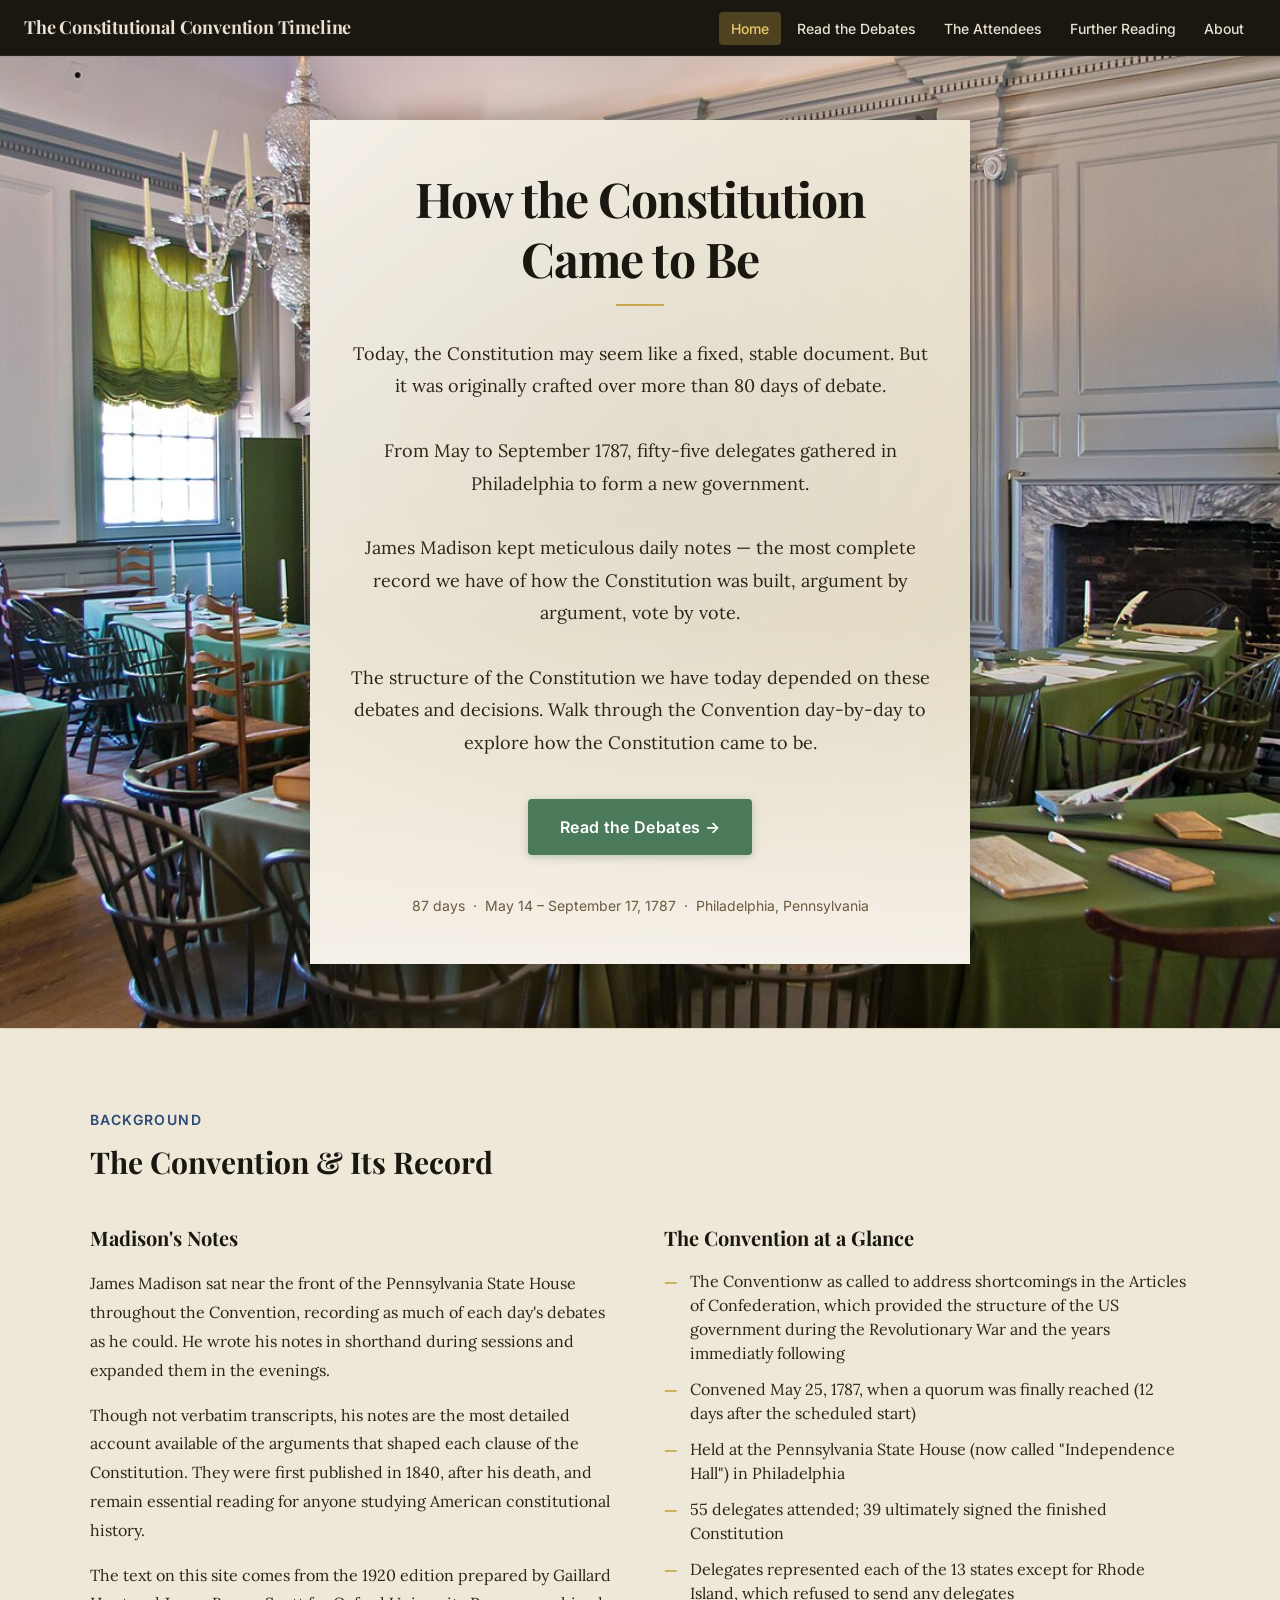
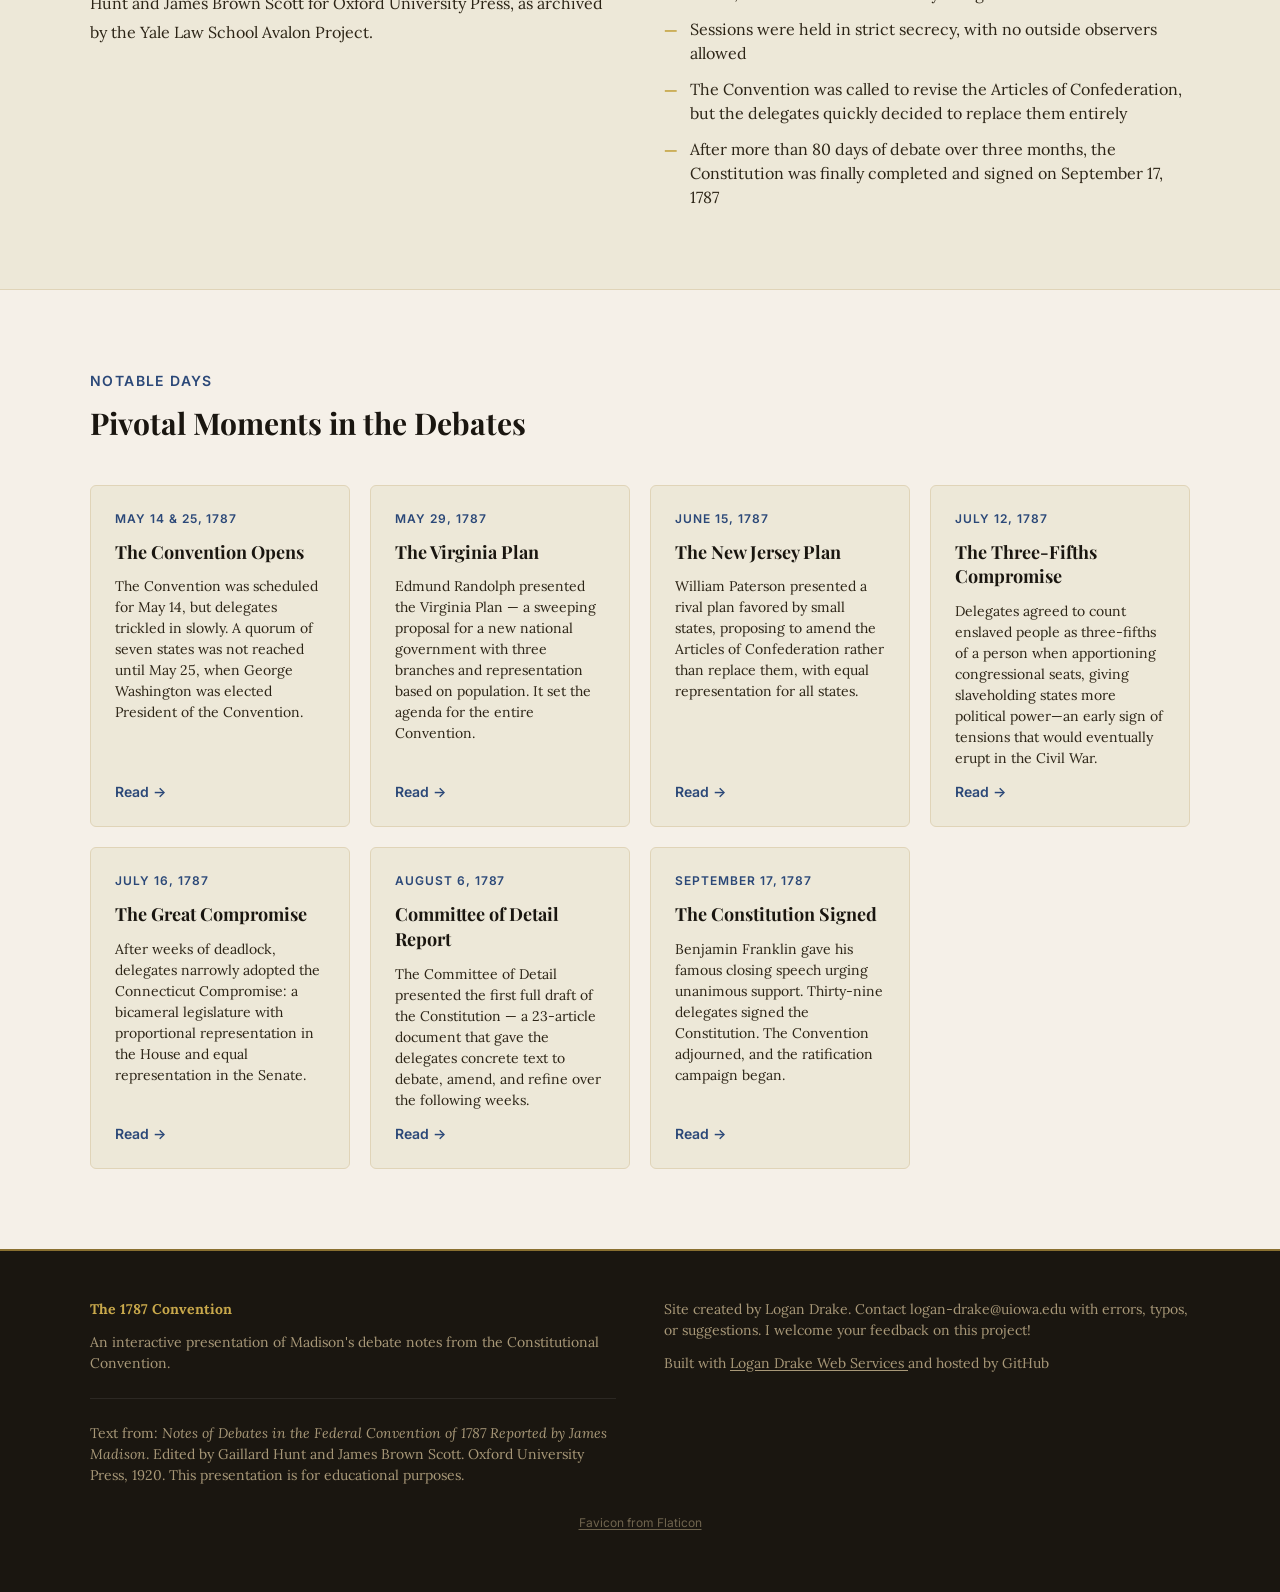
<file: index.html>
<!DOCTYPE html>
<html lang="en">
<head>
  <script defer src="https://cloud.umami.is/script.js" data-website-id="c4d91596-09d9-4b85-b2d1-0e23e44874e3"></script>
  <meta charset="UTF-8">
  <link rel="icon" type="image/png" href="images/favicon.png">
  <meta name="viewport" content="width=device-width, initial-scale=1.0">
  <title>The 1787 Constitutional Convention — Madison's Notes</title>
  <meta name="description" content="An interactive archive of James Madison's daily notes from the Constitutional Convention of 1787. Read the debates that shaped the United States Constitution.">
  <meta property="og:image" content="https://lbrown123.github.io/Constitution-Timeline/images/social-share.png">
  <meta property="og:image:type" content="image/png">
  <meta property="og:image:width" content="1024">
  <meta property="og:image:height" content="655">

  <link rel="preconnect" href="https://fonts.googleapis.com">
  <link rel="preconnect" href="https://fonts.gstatic.com" crossorigin>
  <link href="https://fonts.googleapis.com/css2?family=Playfair+Display:ital,wght@0,400;0,700;1,400&family=Lora:ital,wght@0,400;0,600;1,400&family=Inter:wght@400;500;600;700&display=swap" rel="stylesheet">
  <link rel="stylesheet" href="css/styles.css?v=2">
</head>
<body class="index-body">

  <!-- Navigation -->
  <nav class="site-nav" role="navigation" aria-label="Main navigation">
    <a href="index.html" class="site-nav__logo" aria-label="Home">
      <span class="logo-long">The Constitutional Convention Timeline</span>
    </a>
    <ul class="site-nav__links">
      <li><a href="index.html" class="active">Home</a></li>
      <li><a href="debates.html">Read the Debates</a></li>
      <li><a href="attendees.html">The Attendees</a></li>
      <li><a href="books.html">Further Reading</a></li>
      <li><a href="#about">About</a></li>
    </ul>
    <button class="site-nav__toggle" aria-label="Toggle navigation" aria-expanded="false">
      <span></span><span></span><span></span>
    </button>
  </nav>

  <!-- Hero -->
  <section class="hero" aria-labelledby="hero-title">
    <div class="hero__inner">
      <!--<p class="hero__eyebrow"></p> -->
      <h1 class="hero__title" id="hero-title">How the Constitution</br>Came to Be</h1>
      <div class="hero__divider" aria-hidden="true"></div>
      <p class="hero__description">
        Today, the Constitution may seem like a fixed, stable document. But it was originally crafted over more than 80 days of debate. </br></br>
        From May to September 1787, fifty-five delegates gathered in Philadelphia to form a new government.</br></br>
        James Madison kept meticulous daily notes — the most complete record we have of how the Constitution was built,
        argument by argument, vote by vote.</br></br>
        The structure of the Constitution we have today depended on these debates and decisions. Walk through the Convention day-by-day to explore how the Constitution came to be. 
      </p>
      <div class="hero__actions">
        <a href="debates.html" class="btn-primary">Read the Debates &rarr;</a>
      </div>
      <p class="hero__meta">87 days &nbsp;·&nbsp; May 14 – September 17, 1787 &nbsp;·&nbsp; Philadelphia, Pennsylvania</p>
    </div>
  </section>

  <!-- About -->
  <section class="about-section" id="about" aria-labelledby="about-title">
    <div class="section-container">
      <p class="section-eyebrow">Background</p>
      <h2 class="section-title" id="about-title">The Convention &amp; Its Record</h2>
      <div class="about-grid">
        <div class="about-card">
          <h3>Madison's Notes</h3>
          <p>
            James Madison sat near the front of the Pennsylvania State House throughout the Convention,
            recording as much of each day's debates as he could. He wrote his notes in shorthand during
            sessions and expanded them in the evenings.
          </p>
          <p>
            Though not verbatim transcripts, his notes are the most detailed account available of the
            arguments that shaped each clause of the Constitution. They were first published in 1840,
            after his death, and remain essential reading for anyone studying American constitutional history.
          </p>
          <p>
            The text on this site comes from the 1920 edition prepared by Gaillard Hunt and James Brown Scott
            for Oxford University Press, as archived by the Yale Law School Avalon Project.
          </p>
        </div>
        <div class="about-card">
          <h3>The Convention at a Glance</h3>
          <ul class="facts-list">
            <li>The Conventionw as called to address shortcomings in the Articles of Confederation, which provided the structure of the US government during the Revolutionary War and the years immediatly following</li>
            <li>Convened May 25, 1787, when a quorum was finally reached (12 days after the scheduled start)</li>
            <li>Held at the Pennsylvania State House (now called "Independence Hall") in Philadelphia</li>
            <li>55 delegates attended; 39 ultimately signed the finished Constitution</li>
            <li>Delegates represented each of the 13 states except for Rhode Island, which refused to send any delegates</li>
            <li>Sessions were held in strict secrecy, with no outside observers allowed</li>
            <li>The Convention was called to revise the Articles of Confederation, but the delegates quickly decided to replace them entirely</li>
            <li>After more than 80 days of debate over three months, the Constitution was finally completed and signed on September 17, 1787</li>
          </ul>
        </div>
      </div>
    </div>
  </section>

  <!-- Key Moments -->
  <section class="moments-section" aria-labelledby="moments-title">
    <div class="section-container">
      <p class="section-eyebrow">Notable Days</p>
      <h2 class="section-title" id="moments-title">Pivotal Moments in the Debates</h2>
      <div class="moments-grid">

        <a href="debates.html#debates_514525" class="moment-card">
          <span class="moment-card__date">May 14 &amp; 25, 1787</span>
          <h3 class="moment-card__title">The Convention Opens</h3>
          <p class="moment-card__desc">
            The Convention was scheduled for May 14, but delegates trickled in slowly.
            A quorum of seven states was not reached until May 25, when George Washington was elected President of the Convention.
          </p>
          <span class="moment-card__link">Read &rarr;</span>
        </a>

        <a href="debates.html#debates_529" class="moment-card">
          <span class="moment-card__date">May 29, 1787</span>
          <h3 class="moment-card__title">The Virginia Plan</h3>
          <p class="moment-card__desc">
            Edmund Randolph presented the Virginia Plan — a sweeping proposal for a new national government with three branches
            and representation based on population. It set the agenda for the entire Convention.
          </p>
          <span class="moment-card__link">Read &rarr;</span>
        </a>

        <a href="debates.html#debates_615" class="moment-card">
          <span class="moment-card__date">June 15, 1787</span>
          <h3 class="moment-card__title">The New Jersey Plan</h3>
          <p class="moment-card__desc">
            William Paterson presented a rival plan favored by small states, proposing to amend the Articles of Confederation
            rather than replace them, with equal representation for all states.
          </p>
          <span class="moment-card__link">Read &rarr;</span>
        </a>

        <a href="debates.html#debates_712" class="moment-card">
          <span class="moment-card__date">July 12, 1787</span>
          <h3 class="moment-card__title">The Three-Fifths Compromise</h3>
          <p class="moment-card__desc">
            Delegates agreed to count enslaved people as three-fifths of a person when apportioning
            congressional seats, giving slaveholding states more political
            power&mdash;an early sign of tensions that would eventually erupt
            in the Civil War.
          </p>
          <span class="moment-card__link">Read &rarr;</span>
        </a>

        <a href="debates.html#debates_716" class="moment-card">
          <span class="moment-card__date">July 16, 1787</span>
          <h3 class="moment-card__title">The Great Compromise</h3>
          <p class="moment-card__desc">
            After weeks of deadlock, delegates narrowly adopted the Connecticut Compromise: a bicameral legislature
            with proportional representation in the House and equal representation in the Senate.
          </p>
          <span class="moment-card__link">Read &rarr;</span>
        </a>

        <a href="debates.html#debates_806" class="moment-card">
          <span class="moment-card__date">August 6, 1787</span>
          <h3 class="moment-card__title">Committee of Detail Report</h3>
          <p class="moment-card__desc">
            The Committee of Detail presented the first full draft of the Constitution — a 23-article document
            that gave the delegates concrete text to debate, amend, and refine over the following weeks.
          </p>
          <span class="moment-card__link">Read &rarr;</span>
        </a>

        <a href="debates.html#debates_917" class="moment-card">
          <span class="moment-card__date">September 17, 1787</span>
          <h3 class="moment-card__title">The Constitution Signed</h3>
          <p class="moment-card__desc">
            Benjamin Franklin gave his famous closing speech urging unanimous support. Thirty-nine delegates signed
            the Constitution. The Convention adjourned, and the ratification campaign began.
          </p>
          <span class="moment-card__link">Read &rarr;</span>
        </a>

      </div>
    </div>
  </section>

  <!-- Footer -->
  <footer class="site-footer">
    <div class="site-footer__inner">
      <div>
        <p class="site-footer__brand">The 1787 Convention</p>
        <p>An interactive presentation of Madison's debate notes from the Constitutional Convention.</p>
        <p class="site-footer__attribution">
          Text from: <em>Notes of Debates in the Federal Convention of 1787 Reported by James Madison</em>.
          Edited by Gaillard Hunt and James Brown Scott. Oxford University Press, 1920.
          This presentation is for educational purposes.
        </p>
      </div>
      <div>
         <p>Site created by Logan Drake. Contact logan-drake@uiowa.edu with errors, typos, or suggestions. I welcome your feedback on this project!</p>
         <p>Built with <a href="https://logandrake.website" target="_blank"> Logan Drake Web Services </a> and hosted by GitHub</p>
        <!-- <p style="font-family: var(--font-display); font-style: italic; font-size: var(--text-lg); color: var(--color-text-on-dark); margin-bottom: var(--space-4); line-height: var(--leading-prose);">
          "The business of this convention is, as yet, too much in embryo to form any opinion of the result." CANT FIND THIS QUOTE
        </p>
        <p style="font-family: var(--font-ui); font-size: var(--text-sm);">— George Washington, letter to Alexander Hamilton, July 10, 1787</p>-->
      </div>
    </div>
    <p style="font-family:var(--font-ui);font-size:var(--text-xs);text-align:center;margin-top:var(--space-4);opacity:0.6;"><a href="https://www.flaticon.com/free-icons/constitution" target="_blank" rel="noopener" style="color:inherit;">Favicon from Flaticon</a></p>
  </footer>

  <script src="js/main.js"></script>
</body>
</html>
</file>
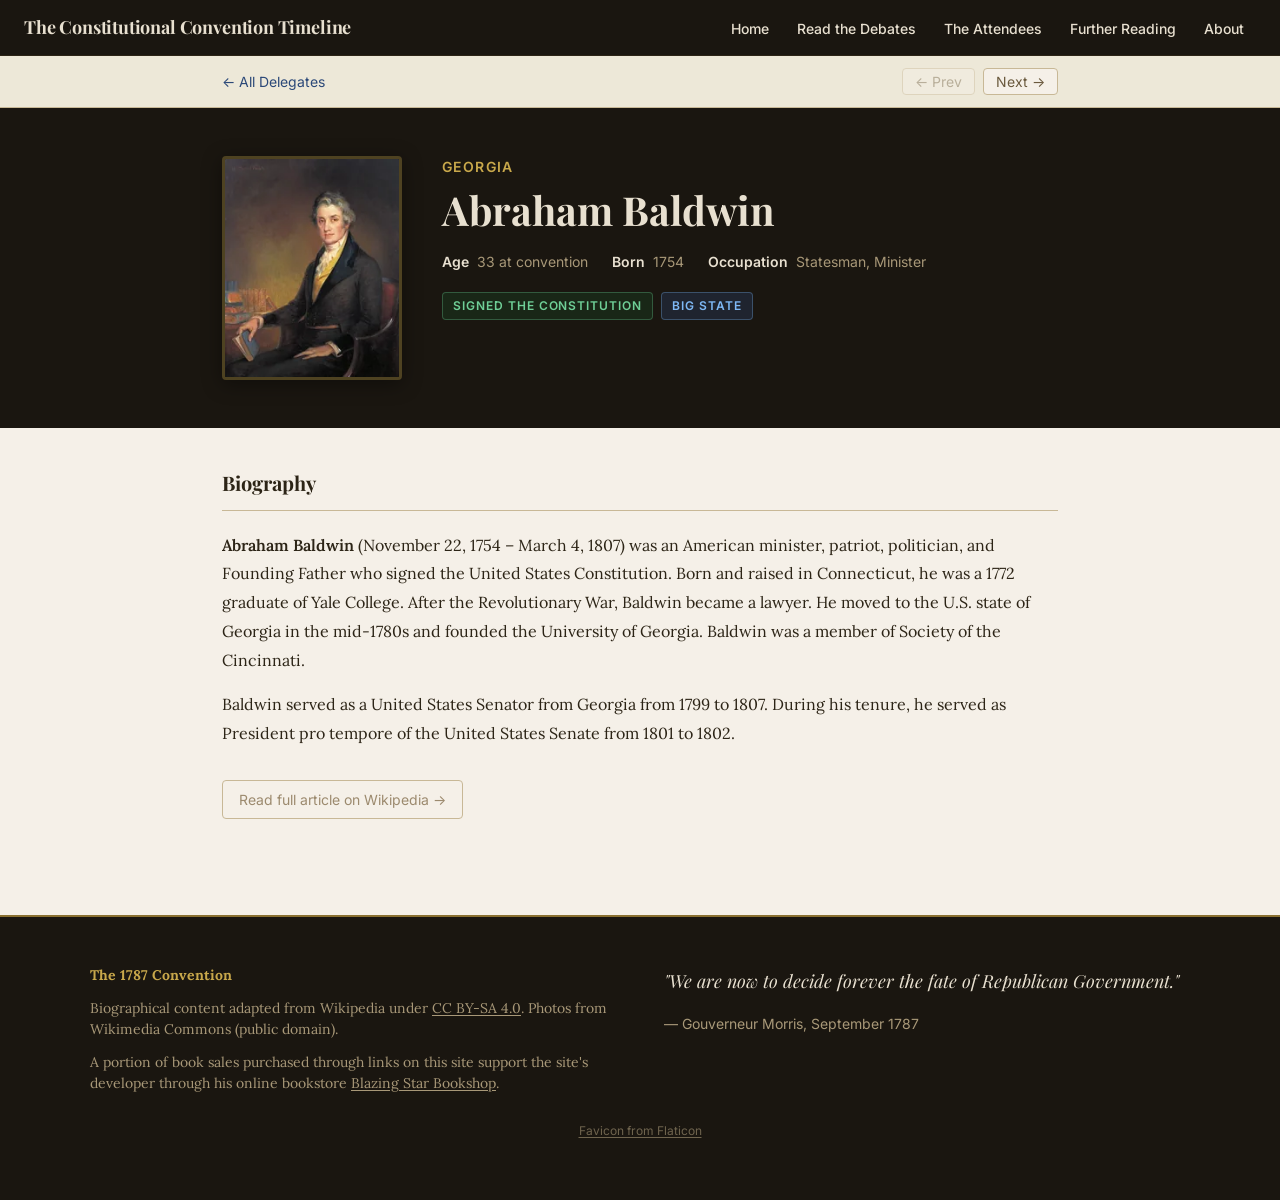
<file: attendee.html>
<!DOCTYPE html>
<html lang="en">
<head>
  <script defer src="https://cloud.umami.is/script.js" data-website-id="c4d91596-09d9-4b85-b2d1-0e23e44874e3"></script>
  <meta charset="UTF-8">
  <link rel="icon" type="image/png" href="images/favicon.png">
  <meta name="viewport" content="width=device-width, initial-scale=1.0">
  <title>Delegate — 1787 Constitutional Convention</title>
  <meta name="description" content="Biography of a delegate to the 1787 Constitutional Convention.">
  <meta property="og:image" content="https://lbrown123.github.io/Constitution-Timeline/images/social-share.png">
  <meta property="og:image:type" content="image/png">
  <meta property="og:image:width" content="1024">
  <meta property="og:image:height" content="655">

  <link rel="preconnect" href="https://fonts.googleapis.com">
  <link rel="preconnect" href="https://fonts.gstatic.com" crossorigin>
  <link href="https://fonts.googleapis.com/css2?family=Playfair+Display:ital,wght@0,400;0,700;1,400&family=Lora:ital,wght@0,400;0,600;1,400&family=Inter:wght@400;500;600;700&display=swap" rel="stylesheet">
  <link rel="stylesheet" href="css/styles.css?v=2">
</head>
<body class="attendee-profile-page">

  <!-- Navigation -->
  <nav class="site-nav" role="navigation" aria-label="Main navigation">
    <a href="index.html" class="site-nav__logo" aria-label="Home">
      <span class="logo-long">The Constitutional Convention Timeline</span>
    </a>
    <ul class="site-nav__links">
      <li><a href="index.html">Home</a></li>
      <li><a href="debates.html">Read the Debates</a></li>
      <li><a href="attendees.html" class="active">The Attendees</a></li>
      <li><a href="books.html">Further Reading</a></li>
      <li><a href="index.html#about">About</a></li>
    </ul>
    <button class="site-nav__toggle" aria-label="Toggle navigation" aria-expanded="false">
      <span></span><span></span><span></span>
    </button>
  </nav>

  <!-- Back nav + prev/next -->
  <div class="profile-back-nav">
    <div class="profile-back-nav__inner">
      <a href="attendees.html" class="profile-back-link">&larr; All Delegates</a>
      <div class="profile-nav-btns">
        <button class="profile-nav-btn" id="btn-prev" disabled>&larr; Prev</button>
        <button class="profile-nav-btn" id="btn-next" disabled>Next &rarr;</button>
      </div>
    </div>
  </div>

  <!-- Profile header (populated by JS) -->
  <header class="profile-header" id="profile-header" aria-labelledby="profile-name">
    <div class="profile-header__inner">
      <!-- Skeleton while loading -->
      <div class="profile-skeleton" style="width:100%;display:flex;gap:2.5rem;align-items:flex-start;">
        <div class="skeleton-block" style="width:180px;height:225px;flex-shrink:0;border-radius:4px;"></div>
        <div style="flex:1;">
          <div class="skeleton-block" style="height:1rem;width:6rem;margin-bottom:1rem;"></div>
          <div class="skeleton-block" style="height:2.5rem;width:70%;margin-bottom:1.5rem;"></div>
          <div class="skeleton-block" style="height:1rem;width:90%;margin-bottom:0.75rem;"></div>
          <div class="skeleton-block" style="height:1rem;width:60%;"></div>
        </div>
      </div>
    </div>
  </header>

  <!-- Profile content (populated by JS) -->
  <main class="profile-content" id="profile-content" aria-live="polite">
    <!-- Populated by JS -->
  </main>

  <!-- Footer -->
  <footer class="site-footer">
    <div class="site-footer__inner">
      <div>
        <p class="site-footer__brand">The 1787 Convention</p>
        <p>Biographical content adapted from Wikipedia under <a href="https://creativecommons.org/licenses/by-sa/4.0/" target="_blank" rel="noopener">CC BY-SA 4.0</a>. Photos from Wikimedia Commons (public domain).</p>
        <p style="margin-top:var(--space-3);">A portion of book sales purchased through links on this site support the site's developer through his online bookstore <a href="https://bookshop.org/shop/Blazingstar" target="_blank" rel="noopener">Blazing Star Bookshop</a>.</p>
      </div>
      <div>
        <p style="font-family:var(--font-display);font-style:italic;font-size:var(--text-lg);color:var(--color-text-on-dark);margin-bottom:var(--space-4);line-height:var(--leading-prose);">
          "We are now to decide forever the fate of Republican Government."
        </p>
        <p style="font-family:var(--font-ui);font-size:var(--text-sm);">— Gouverneur Morris, September 1787</p>
      </div>
    </div>
    <p style="font-family:var(--font-ui);font-size:var(--text-xs);text-align:center;margin-top:var(--space-4);opacity:0.6;"><a href="https://www.flaticon.com/free-icons/constitution" target="_blank" rel="noopener" style="color:inherit;">Favicon from Flaticon</a></p>
  </footer>

  <script src="data/data-bundle.js?v=b07101c3"></script>
  <script src="js/main.js"></script>
  <script src="js/books.js"></script>
  <script>
  (function () {
    'use strict';

    // -------------------------------------------------------
    // Delegate ordering (alphabetical by last name)
    // -------------------------------------------------------
    const DELEGATE_ORDER = [
      'abraham_baldwin','alexander_hamilton','alexander_martin',
      'benjamin_franklin','caleb_strong','charles_cotesworth_pinckney',
      'charles_pinckney','daniel_carroll','daniel_of_st_thomas_jenifer',
      'david_brearly','edmund_j_randolph','elbridge_gerry',
      'george_clymer','george_mason','george_read','george_washington',
      'george_wythe','gouverneur_morris','gunning_bedford',
      'hugh_williamson','jacob_broom','jared_ingersoll',
      'james_madison','james_mcclurg','james_mchenry','james_wilson',
      'john_blair','john_dickinson','john_f_mercer','john_langdon',
      'john_lansing','john_rutledge','jonathan_dayton','luther_martin',
      'nathaniel_gorham','nicholas_gilman','oliver_ellsworth',
      'pierce_butler','richard_bassett','richard_dobbs_spaight',
      'robert_morris','robert_yates','roger_sherman','rufus_king',
      'thomas_fitzsimons','thomas_mifflin','william_blount',
      'william_c_houston','william_few','william_houston',
      'william_l_pierce','william_livingston','william_paterson',
      'william_r_davie','william_samuel_johnson',
    ];

    let attendeeIndex = {};   // id → card metadata
    let orderedIds    = [];   // ordered list of IDs that actually exist
    let currentId     = null;

    // -------------------------------------------------------
    // Data loading
    // -------------------------------------------------------
    async function loadManifest() {
      if (window.__ATTENDEES_MANIFEST__ && window.__ATTENDEES_MANIFEST__.length) {
        return window.__ATTENDEES_MANIFEST__;
      }
      const resp = await fetch('data/attendees/attendees.json');
      if (!resp.ok) throw new Error('Could not load attendees.json');
      return resp.json();
    }

    async function loadProfile(id) {
      if (window.__ATTENDEES_DATA__ && window.__ATTENDEES_DATA__[id]) {
        return window.__ATTENDEES_DATA__[id];
      }
      const resp = await fetch(`data/attendees/attendee_${id}.json`);
      if (!resp.ok) throw new Error(`Could not load profile for ${id}`);
      return resp.json();
    }

    // -------------------------------------------------------
    // Render
    // -------------------------------------------------------
    function renderHeader(data) {
      const stateSizeLabel = data.stateSize === 'big' ? 'Big State' : 'Small State';
      const stateSizeBadge = data.stateSize === 'big'
        ? 'profile-badge--big-state' : 'profile-badge--small-state';
      const signedLabel    = data.signedConstitution ? 'Signed the Constitution' : 'Did not sign';
      const signedBadge    = data.signedConstitution
        ? 'profile-badge--signed' : 'profile-badge--unsigned';

      const photoSrc   = data.photoCard || 'images/attendees/placeholder.webp';
      const ageStr     = data.ageAtConvention ? `Age ${data.ageAtConvention} at convention` : '';
      const birthStr   = data.birthYear ? `b. ${data.birthYear}` : '';

      document.getElementById('profile-header').innerHTML = `
        <div class="profile-header__inner">
          <img class="profile-header__photo"
               src="${photoSrc}"
               alt="Portrait of ${data.name}"
               width="180"
               loading="eager">
          <div class="profile-header__info">
            <p class="profile-header__state-eyebrow">${data.state}</p>
            <h1 class="profile-header__name" id="profile-name">${data.name}</h1>
            <div class="profile-header__meta">
              ${ageStr ? `<span class="profile-meta-item"><span class="profile-meta-item__label">Age</span>${ageStr.replace('Age ','')}</span>` : ''}
              ${birthStr ? `<span class="profile-meta-item"><span class="profile-meta-item__label">Born</span>${birthStr.replace('b. ','')}</span>` : ''}
              ${data.occupationCategory ? `<span class="profile-meta-item"><span class="profile-meta-item__label">Occupation</span>${data.occupationRaw || data.occupationCategory}</span>` : ''}
            </div>
            <div style="display:flex;gap:0.5rem;flex-wrap:wrap;">
              <span class="profile-badge ${signedBadge}">${signedLabel}</span>
              <span class="profile-badge ${stateSizeBadge}">${stateSizeLabel}</span>
            </div>
          </div>
        </div>`;

      // Update page title
      document.title = `${data.name} — 1787 Constitutional Convention`;
    }

    async function renderContent(data) {
      const main = document.getElementById('profile-content');
      let html = '';

      // Biography section
      if (data.introHtml) {
        html += `
          <section class="profile-section">
            <h2 class="profile-section-title">Biography</h2>
            <div class="profile-text">${data.introHtml}</div>
          </section>`;
      }

      // Convention section
      if (data.conventionHtml) {
        html += `
          <section class="profile-section">
            <h2 class="profile-section-title">At the Constitutional Convention</h2>
            <div class="profile-text">${data.conventionHtml}</div>
          </section>`;
      }

      // Fallback if no content
      if (!data.introHtml && !data.conventionHtml) {
        html = `<p class="profile-text" style="color:var(--color-text-muted);padding:var(--space-8) 0;">
          Detailed biographical information is not available for this delegate.</p>`;
      }

      // Wikipedia link (before Further Reading)
      if (data.wikiUrl) {
        html += `<a class="profile-wiki-link" href="${data.wikiUrl}" target="_blank" rel="noopener">Read full article on Wikipedia &rarr;</a>`;
      }

      main.innerHTML = html;

      // Further Reading section (conditionally appended via DOM)
      if (typeof renderBooksForDelegate === 'function') {
        await renderBooksForDelegate(data.id, main);
      }
    }

    function updateNavButtons(id) {
      const idx  = orderedIds.indexOf(id);
      const prev = document.getElementById('btn-prev');
      const next = document.getElementById('btn-next');

      if (idx > 0) {
        prev.disabled = false;
        prev.onclick  = () => navigate(orderedIds[idx - 1]);
      } else {
        prev.disabled = true;
        prev.onclick  = null;
      }

      if (idx < orderedIds.length - 1) {
        next.disabled = false;
        next.onclick  = () => navigate(orderedIds[idx + 1]);
      } else {
        next.disabled = true;
        next.onclick  = null;
      }
    }

    // -------------------------------------------------------
    // Navigation
    // -------------------------------------------------------
    function getHashId() {
      const hash = location.hash.replace('#', '').trim();
      return hash || null;
    }

    function navigate(id) {
      history.pushState(null, '', `#${id}`);
      loadAndRender(id);
      window.scrollTo({ top: 0, behavior: 'smooth' });
    }

    async function loadAndRender(id) {
      if (!id || !attendeeIndex[id]) {
        // Unknown ID — show error
        document.getElementById('profile-header').innerHTML = `
          <div class="profile-header__inner">
            <div>
              <p class="profile-header__state-eyebrow">Error</p>
              <h1 class="profile-header__name" id="profile-name">Delegate not found</h1>
            </div>
          </div>`;
        document.getElementById('profile-content').innerHTML =
          `<div class="error-message"><strong>Unknown delegate ID: "${id}"</strong><br>
           <a href="attendees.html">Return to all delegates &rarr;</a></div>`;
        return;
      }

      currentId = id;
      updateNavButtons(id);

      try {
        const data = await loadProfile(id);
        renderHeader(data);
        renderContent(data);
      } catch (err) {
        document.getElementById('profile-content').innerHTML =
          `<div class="error-message"><strong>Could not load profile.</strong> ${err.message}</div>`;
      }
    }

    // -------------------------------------------------------
    // Init
    // -------------------------------------------------------
    async function init() {
      try {
        const manifest = await loadManifest();

        // Build index
        for (const a of manifest) {
          attendeeIndex[a.id] = a;
        }

        // Build ordered list: use DELEGATE_ORDER as a base, fall back to manifest order
        const manifestIds = manifest.map(a => a.id);
        const seen = new Set();
        for (const id of DELEGATE_ORDER) {
          if (attendeeIndex[id]) {
            orderedIds.push(id);
            seen.add(id);
          }
        }
        // Append any IDs in manifest but not in DELEGATE_ORDER
        for (const id of manifestIds) {
          if (!seen.has(id)) orderedIds.push(id);
        }

        // Load delegate from hash, or default to first
        const hashId = getHashId();
        const startId = (hashId && attendeeIndex[hashId]) ? hashId : orderedIds[0];
        await loadAndRender(startId);

      } catch (err) {
        document.getElementById('profile-header').innerHTML = '';
        document.getElementById('profile-content').innerHTML =
          `<div class="error-message"><strong>Could not load delegate data.</strong> ${err.message}</div>`;
      }
    }

    window.addEventListener('popstate', () => {
      const id = getHashId();
      if (id && attendeeIndex[id]) loadAndRender(id);
    });

    document.addEventListener('DOMContentLoaded', init);
  })();
  </script>
</body>
</html>
</file>
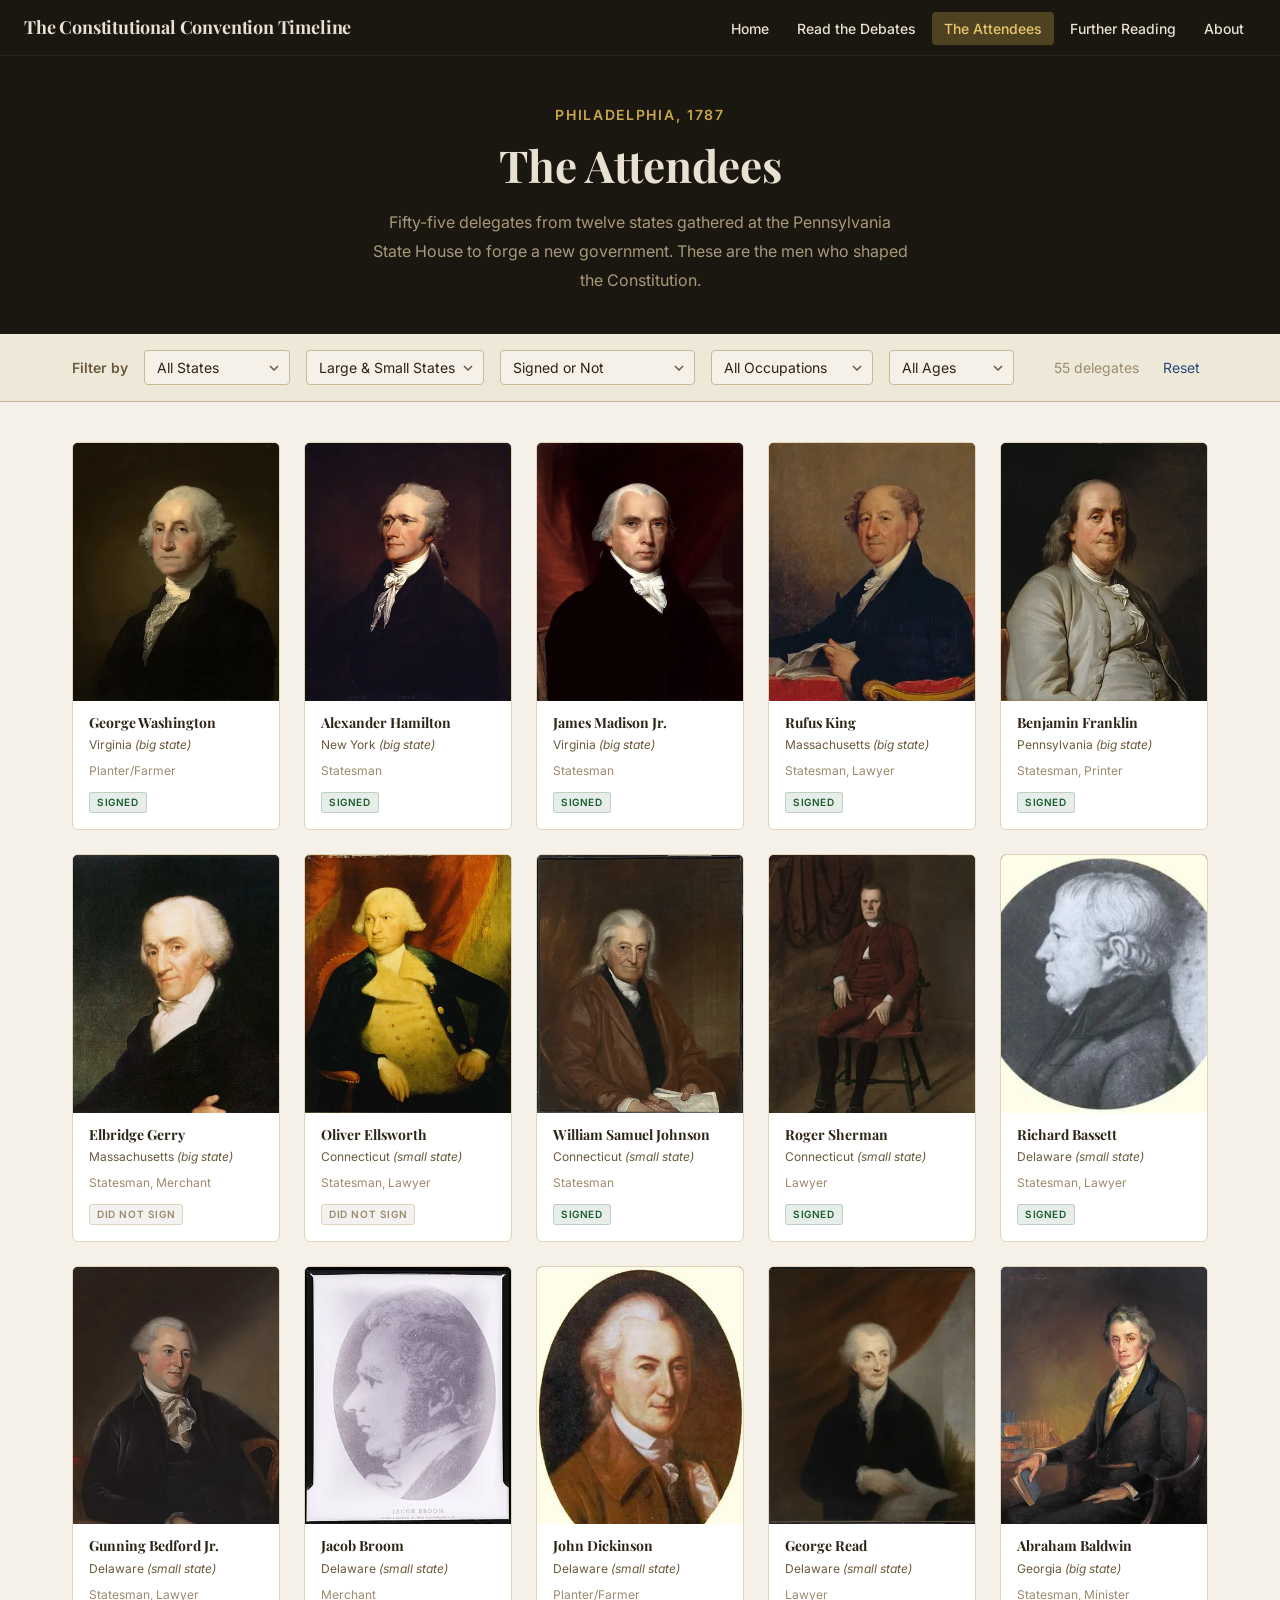
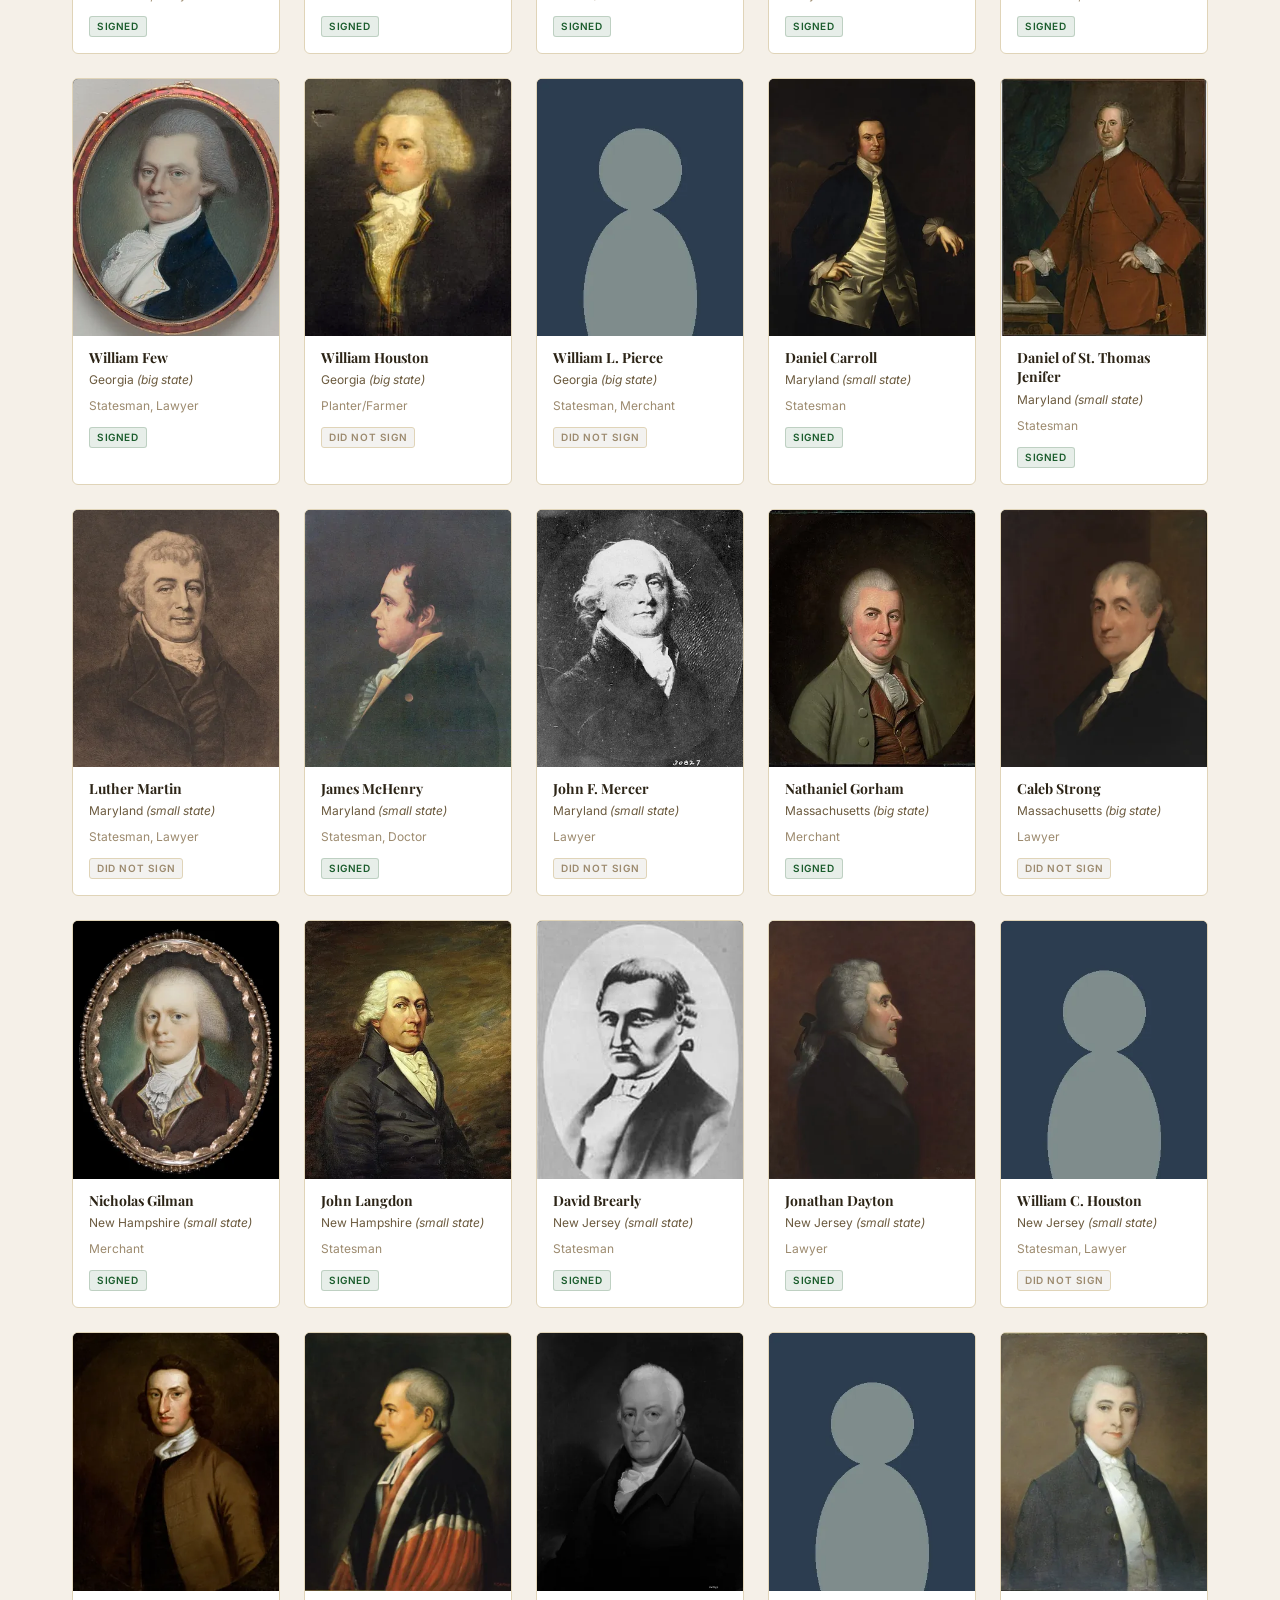
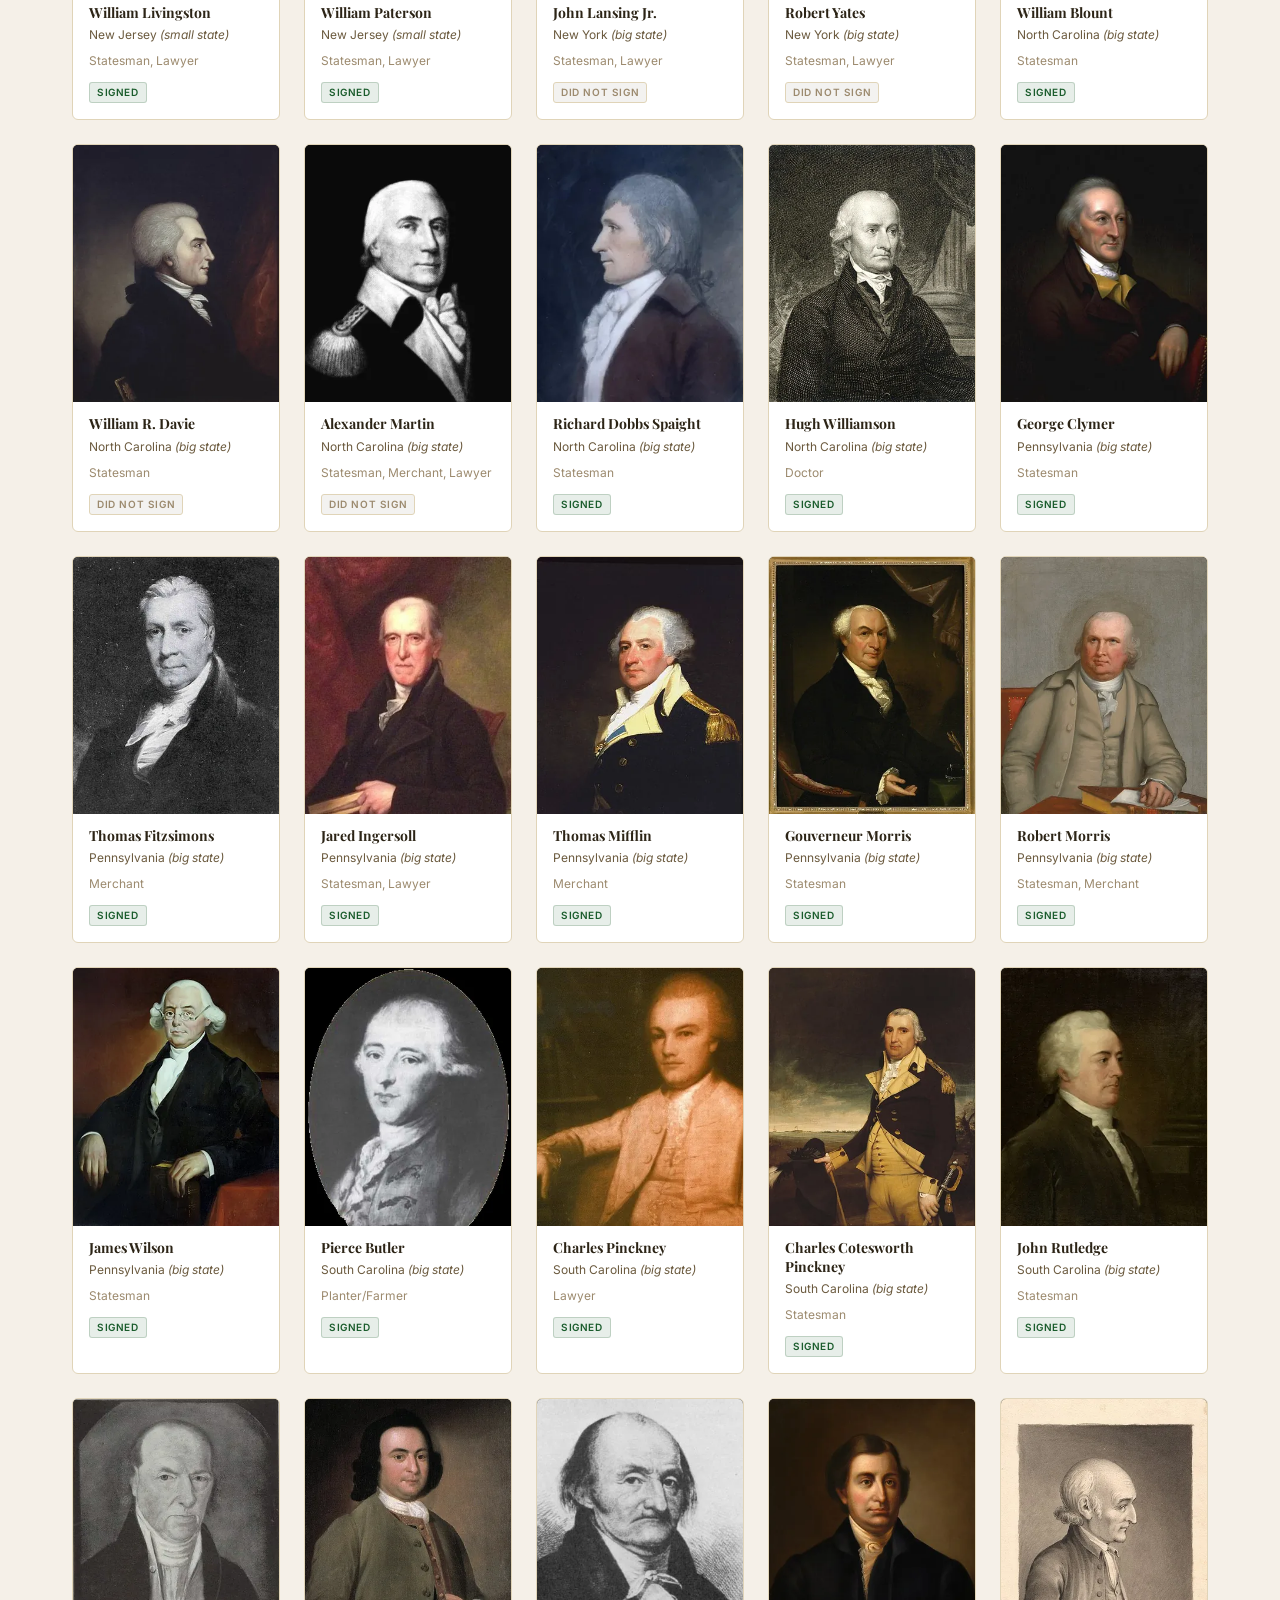
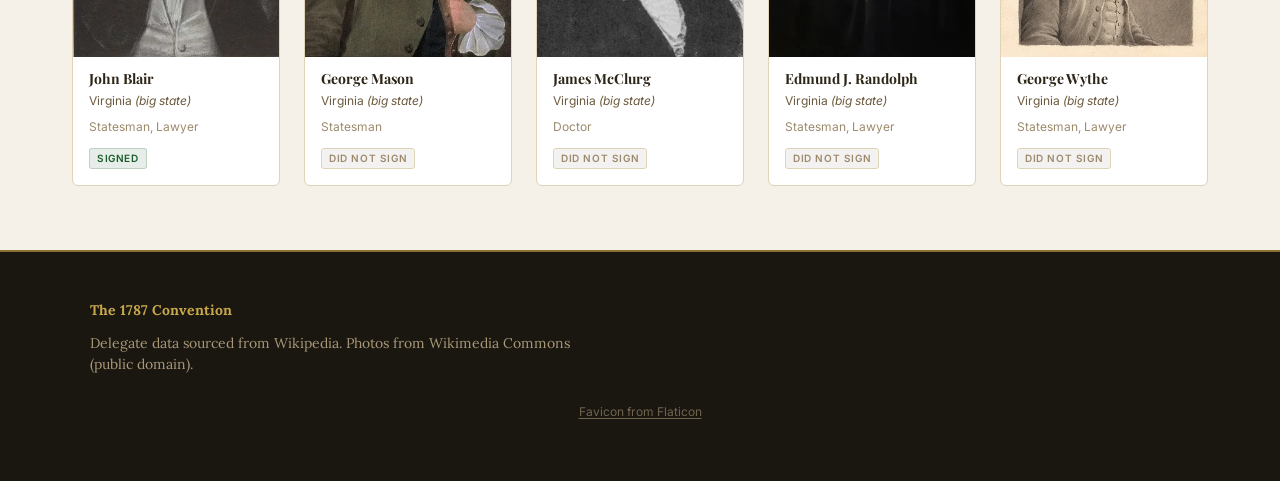
<file: attendees.html>
<!DOCTYPE html>
<html lang="en">
<head>
  <script defer src="https://cloud.umami.is/script.js" data-website-id="c4d91596-09d9-4b85-b2d1-0e23e44874e3"></script>
  <meta charset="UTF-8">
  <link rel="icon" type="image/png" href="images/favicon.png">
  <meta name="viewport" content="width=device-width, initial-scale=1.0">
  <title>The Attendees — 1787 Constitutional Convention</title>
  <meta name="description" content="All 55 delegates who attended the 1787 Constitutional Convention in Philadelphia. Browse by state, occupation, and age.">
  <meta property="og:image" content="https://lbrown123.github.io/Constitution-Timeline/images/social-share.png">
  <meta property="og:image:type" content="image/png">
  <meta property="og:image:width" content="1024">
  <meta property="og:image:height" content="655">

  <link rel="preconnect" href="https://fonts.googleapis.com">
  <link rel="preconnect" href="https://fonts.gstatic.com" crossorigin>
  <link href="https://fonts.googleapis.com/css2?family=Playfair+Display:ital,wght@0,400;0,700;1,400&family=Lora:ital,wght@0,400;0,600;1,400&family=Inter:wght@400;500;600;700&display=swap" rel="stylesheet">
  <link rel="stylesheet" href="css/styles.css?v=2">
</head>
<body class="attendees-page">

  <!-- Navigation -->
  <nav class="site-nav" role="navigation" aria-label="Main navigation">
    <a href="index.html" class="site-nav__logo" aria-label="Home">
      <span class="logo-long">The Constitutional Convention Timeline</span>
    </a>
    <ul class="site-nav__links">
      <li><a href="index.html">Home</a></li>
      <li><a href="debates.html">Read the Debates</a></li>
      <li><a href="attendees.html" class="active">The Attendees</a></li>
      <li><a href="books.html">Further Reading</a></li>
      <li><a href="index.html#about">About</a></li>
    </ul>
    <button class="site-nav__toggle" aria-label="Toggle navigation" aria-expanded="false">
      <span></span><span></span><span></span>
    </button>
  </nav>

  <!-- Page Header -->
  <header class="attendees-header" aria-labelledby="attendees-title">
    <p class="attendees-header__eyebrow">Philadelphia, 1787</p>
    <h1 class="attendees-header__title" id="attendees-title">The Attendees</h1>
    <p class="attendees-header__sub">
      Fifty-five delegates from twelve states gathered at the Pennsylvania State House
      to forge a new government. These are the men who shaped the Constitution.
    </p>
  </header>

  <!-- Filter Bar -->
  <div class="attendees-filters" role="search" aria-label="Filter delegates">
    <div class="attendees-filters__inner">
      <span class="attendees-filters__label">Filter by</span>

      <div class="attendees-filters__group">
        <label for="filter-state" class="visually-hidden">State</label>
        <select id="filter-state" class="attendees-filters__select" aria-label="Filter by state">
          <option value="">All States</option>
        </select>
      </div>

      <div class="attendees-filters__group">
        <label for="filter-statesize" class="visually-hidden">State Size</label>
        <select id="filter-statesize" class="attendees-filters__select" aria-label="Filter by state size">
          <option value="">Large &amp; Small States</option>
          <option value="big">Large States</option>
          <option value="small">Small States</option>
        </select>
      </div>

        <div class="attendees-filters__group">
        <label for="filter-signed" class="visually-hidden">Signed Constitution</label>
        <select id="filter-signed" class="attendees-filters__select" aria-label="Filter by signing status">
          <option value="">Signed or Not</option>
          <option value="yes">Signed the Constitution</option>
          <option value="no">Did Not Sign</option>
        </select>
      </div>

      <div class="attendees-filters__group">
        <label for="filter-occupation" class="visually-hidden">Occupation</label>
        <select id="filter-occupation" class="attendees-filters__select" aria-label="Filter by occupation">
          <option value="">All Occupations</option>
          <option value="Lawyer">Lawyer</option>
          <option value="Planter/Farmer">Planter / Farmer</option>
          <option value="Merchant">Merchant</option>
          <option value="Doctor">Doctor</option>
          <option value="Printer">Printer</option>
          <option value="Minister">Minister</option>
          <option value="Statesman">Statesman / Other</option>
        </select>
      </div>

      <div class="attendees-filters__group">
        <label for="filter-age" class="visually-hidden">Age at Convention</label>
        <select id="filter-age" class="attendees-filters__select" aria-label="Filter by age at convention">
          <option value="">All Ages</option>
          <option value="20s">20s (20–29)</option>
          <option value="30s">30s (30–39)</option>
          <option value="40s">40s (40–49)</option>
          <option value="50s">50s (50–59)</option>
          <option value="60s">60s (60–69)</option>
          <option value="70+">70 and older</option>
        </select>
      </div>


      <span class="attendees-filters__count" id="results-count" aria-live="polite"></span>
      <button class="attendees-filters__reset" id="filter-reset" type="button" aria-label="Reset filters">Reset</button>
    </div>
  </div>

  <!-- Attendees Grid -->
  <section class="attendees-grid-section" aria-label="Delegate cards">
    <div class="attendees-grid" id="attendees-grid">
      <!-- Cards rendered by JS -->
      <p class="attendees-empty" id="loading-msg">Loading delegates&hellip;</p>
    </div>
  </section>

  <!-- Footer -->
  <footer class="site-footer">
    <div class="site-footer__inner">
      <div>
        <p class="site-footer__brand">The 1787 Convention</p>
        <p>Delegate data sourced from Wikipedia. Photos from Wikimedia Commons (public domain).</p>
      </div>
      <!--<div>
        <p style="font-family: var(--font-display); font-style: italic; font-size: var(--text-lg); color: var(--color-text-on-dark); margin-bottom: var(--space-4); line-height: var(--leading-prose);">
          "It is too probable that no plan we propose will be adopted." NOT A REAL HAMILTON QUOTE
        </p>
        <p style="font-family: var(--font-ui); font-size: var(--text-sm);">— Alexander Hamilton, June 18, 1787</p>
      </div>-->
    </div>
    <p style="font-family:var(--font-ui);font-size:var(--text-xs);text-align:center;margin-top:var(--space-4);opacity:0.6;"><a href="https://www.flaticon.com/free-icons/constitution" target="_blank" rel="noopener" style="color:inherit;">Favicon from Flaticon</a></p>
  </footer>

  <script src="data/data-bundle.js?v=b07101c3"></script>
  <script src="js/main.js"></script>
  <script>
  (function () {
    'use strict';

    // -------------------------------------------------------
    // State
    // -------------------------------------------------------
    let allAttendees = [];
    const stateOrder = [
      'Connecticut','Delaware','Georgia','Maryland','Massachusetts',
      'New Hampshire','New Jersey','New York','North Carolina',
      'Pennsylvania','South Carolina','Virginia',
    ];

    // -------------------------------------------------------
    // Data loading (bundle → fetch fallback)
    // -------------------------------------------------------
    async function loadAttendees() {
      if (window.__ATTENDEES_MANIFEST__ && window.__ATTENDEES_MANIFEST__.length) {
        return window.__ATTENDEES_MANIFEST__;
      }
      const resp = await fetch('data/attendees/attendees.json');
      if (!resp.ok) throw new Error('Failed to load attendees.json');
      return resp.json();
    }

    // -------------------------------------------------------
    // Render cards
    // -------------------------------------------------------
    function renderCards(attendees) {
      const grid = document.getElementById('attendees-grid');
      grid.innerHTML = '';

      if (attendees.length === 0) {
        grid.innerHTML = '<div class="attendees-empty"><p>No delegates match these filters.</p><p style="font-size:0.875rem;margin-top:0.5rem;">Try broadening your search.</p></div>';
        return;
      }

      const fragment = document.createDocumentFragment();
      for (const a of attendees) {
        fragment.appendChild(buildCard(a));
      }
      grid.appendChild(fragment);
    }

    function buildCard(a) {
      const card = document.createElement('article');
      card.className = 'attendee-card';
      card.dataset.state      = a.state || '';
      card.dataset.occupation = a.occupationCategory || '';
      card.dataset.age        = a.ageDecade || '';
      card.dataset.signed     = a.signedConstitution ? 'yes' : 'no';
      card.dataset.statesize  = a.stateSize || '';

      const profileUrl = `attendee.html#${a.id}`;
      const stateSizeLabel = a.stateSize === 'big' ? 'big state' : 'small state';
      const signedLabel    = a.signedConstitution ? 'Signed' : 'Did not sign';
      const badgeClass     = a.signedConstitution
        ? 'attendee-card__badge--signed'
        : 'attendee-card__badge--unsigned';

      const photoSrc  = a.photoProfile || 'images/attendees/placeholder_lg.webp';
      const altText   = `Portrait of ${a.name}`;

      card.innerHTML = `
        <a href="${profileUrl}" class="attendee-card__photo-link" tabindex="-1" aria-hidden="true">
          <img class="attendee-card__photo" src="${photoSrc}" alt="${altText}" loading="lazy" width="200" height="250">
        </a>
        <div class="attendee-card__body">
          <a href="${profileUrl}" class="attendee-card__name">${a.name}</a>
          <p class="attendee-card__state">
            ${a.state}
            <span class="attendee-card__state-size">(${stateSizeLabel})</span>
          </p>
          <p class="attendee-card__occupation">${a.occupationCategory || ''}</p>
          <span class="attendee-card__badge ${badgeClass}">${signedLabel}</span>
        </div>`;

      return card;
    }

    // -------------------------------------------------------
    // Filtering
    // -------------------------------------------------------
    function applyFilters() {
      const state     = document.getElementById('filter-state').value;
      const occ       = document.getElementById('filter-occupation').value;
      const age       = document.getElementById('filter-age').value;
      const statesize = document.getElementById('filter-statesize').value;
      const signed    = document.getElementById('filter-signed').value;

      const cards  = document.querySelectorAll('.attendee-card');
      let visible  = 0;

      for (const card of cards) {
        const match =
          (!state     || card.dataset.state === state) &&
          (!occ       || card.dataset.occupation.split(', ').includes(occ)) &&
          (!age       || card.dataset.age === age) &&
          (!statesize || card.dataset.statesize === statesize) &&
          (!signed    || card.dataset.signed === signed);
        card.classList.toggle('hidden', !match);
        if (match) visible++;
      }

      document.getElementById('results-count').textContent =
        visible === allAttendees.length
          ? `${allAttendees.length} delegates`
          : `${visible} of ${allAttendees.length} delegates`;
    }

    function populateStateFilter(attendees) {
      const sel = document.getElementById('filter-state');
      const states = [...new Set(attendees.map(a => a.state))].sort((a, b) =>
        stateOrder.indexOf(a) - stateOrder.indexOf(b)
      );
      for (const s of states) {
        const opt = document.createElement('option');
        opt.value = s;
        opt.textContent = s;
        sel.appendChild(opt);
      }
    }

    // -------------------------------------------------------
    // Init
    // -------------------------------------------------------
    const FEATURED_ORDER = [
      'george_washington','alexander_hamilton','james_madison_jr',
      'rufus_king','benjamin_franklin','elbridge_gerry',
    ];

    function sortAttendees(attendees) {
      return [...attendees].sort((a, b) => {
        const ai = FEATURED_ORDER.indexOf(a.id);
        const bi = FEATURED_ORDER.indexOf(b.id);
        if (ai !== -1 && bi !== -1) return ai - bi;
        if (ai !== -1) return -1;
        if (bi !== -1) return 1;
        return 0;
      });
    }

    async function init() {
      try {
        allAttendees = sortAttendees(await loadAttendees());
        populateStateFilter(allAttendees);
        renderCards(allAttendees);

        document.getElementById('results-count').textContent =
          `${allAttendees.length} delegates`;

        // Wire up filters
        for (const id of ['filter-state','filter-occupation','filter-age','filter-statesize','filter-signed']) {
          document.getElementById(id).addEventListener('change', applyFilters);
        }
        document.getElementById('filter-reset').addEventListener('click', () => {
          ['filter-state','filter-occupation','filter-age','filter-statesize','filter-signed'].forEach(id => {
            document.getElementById(id).value = '';
          });
          applyFilters();
        });

      } catch (err) {
        document.getElementById('attendees-grid').innerHTML =
          `<div class="error-message"><strong>Could not load delegates.</strong>${err.message}</div>`;
      }
    }

    document.addEventListener('DOMContentLoaded', init);
  })();
  </script>
</body>
</html>
</file>
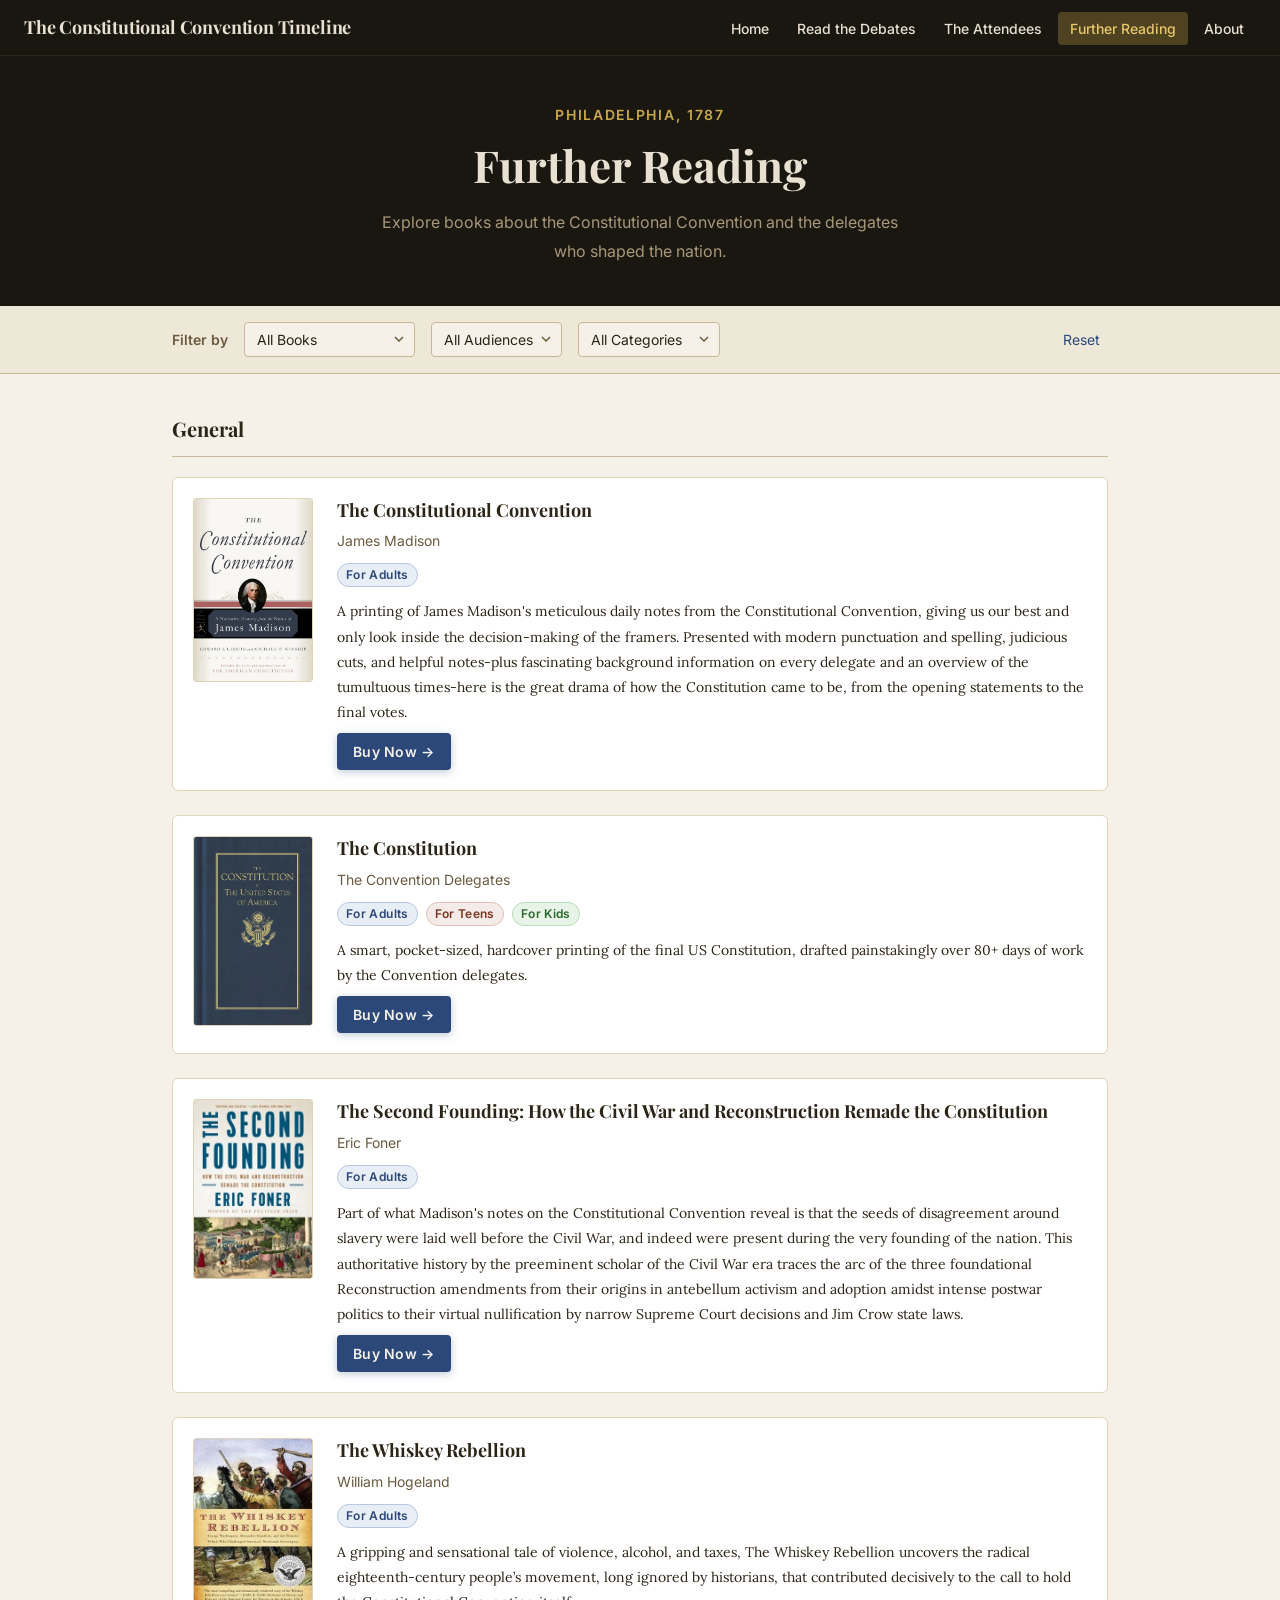
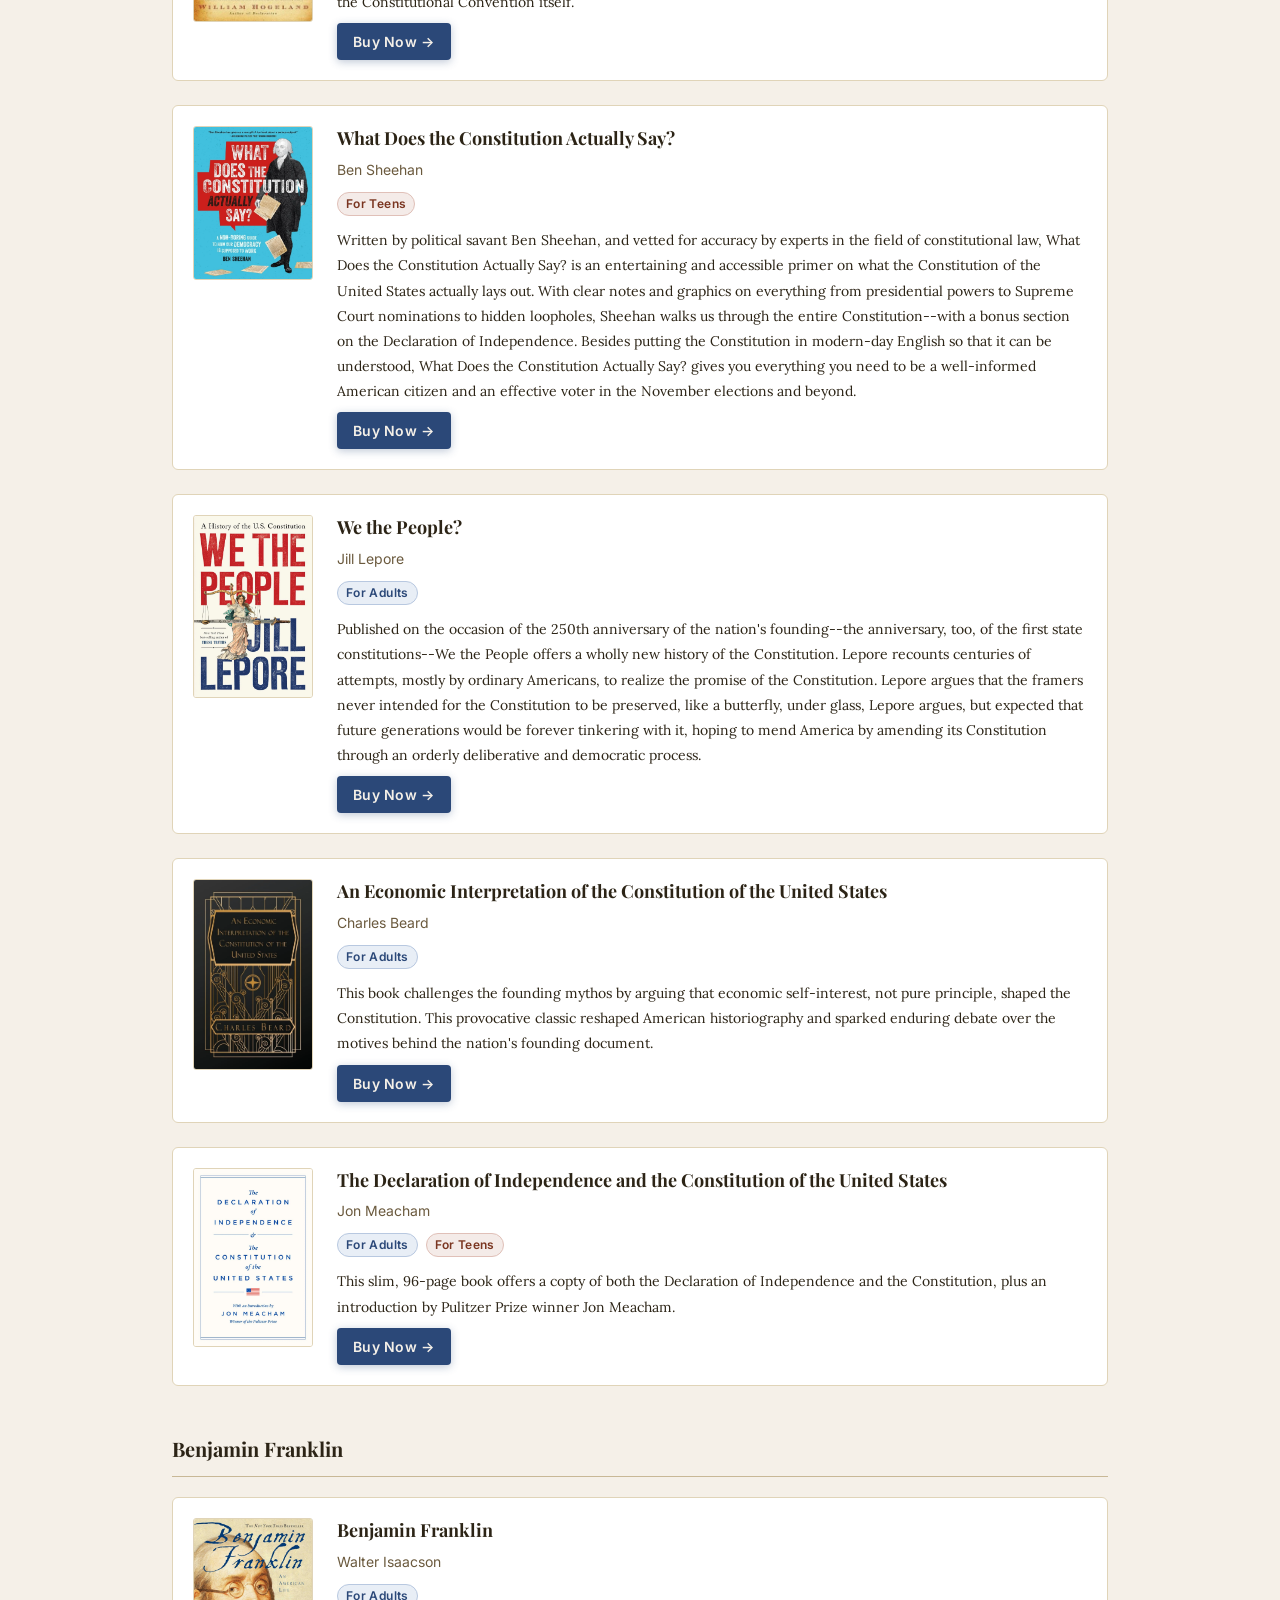
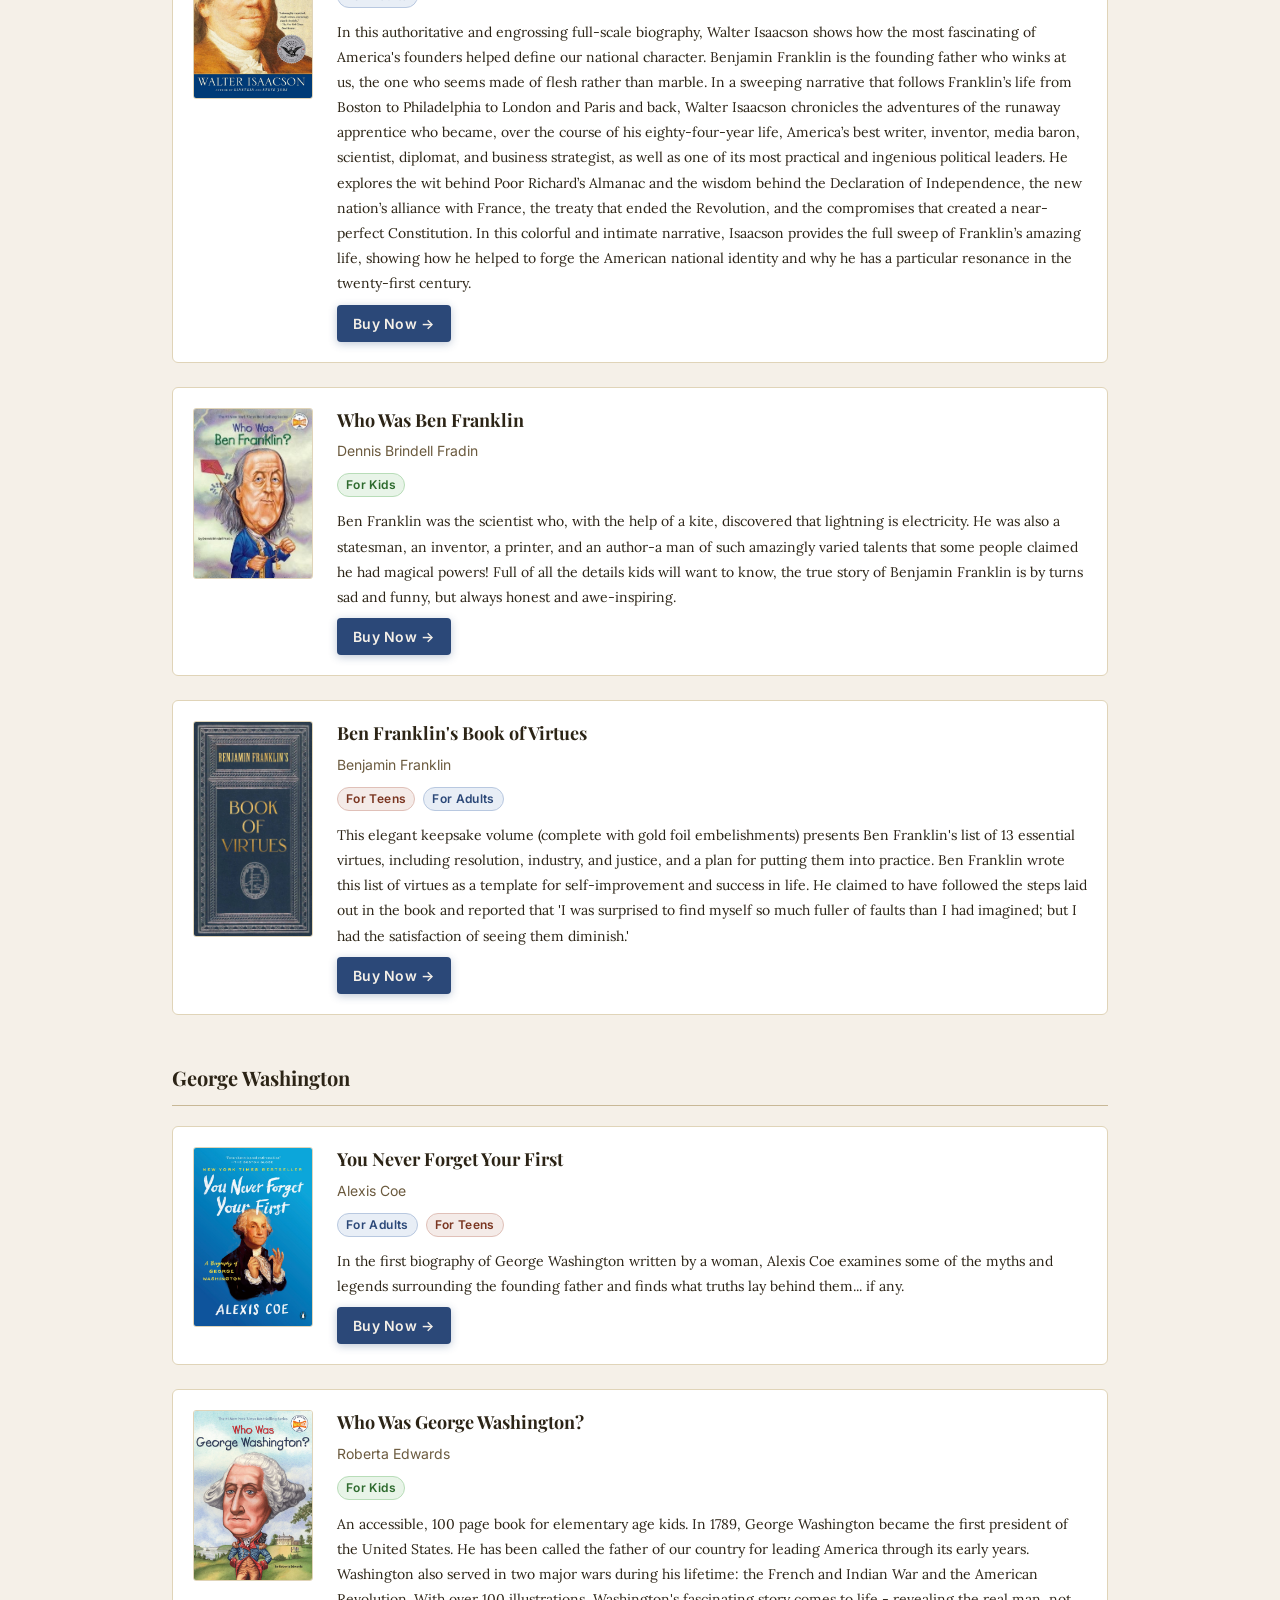
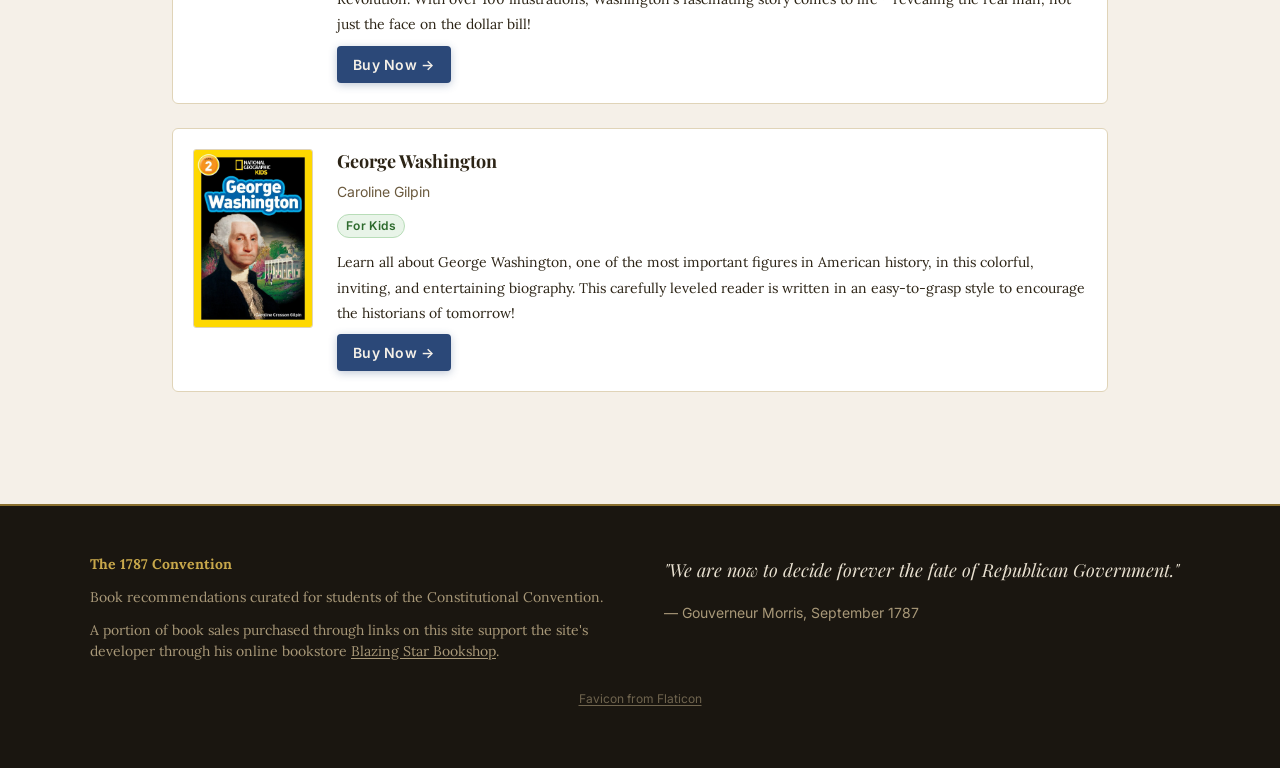
<file: books.html>
<!DOCTYPE html>
<html lang="en">
<head>
  <script defer src="https://cloud.umami.is/script.js" data-website-id="c4d91596-09d9-4b85-b2d1-0e23e44874e3"></script> 
  <meta charset="UTF-8">
  <link rel="icon" type="image/png" href="images/favicon.png">
  <meta name="viewport" content="width=device-width, initial-scale=1.0">
  <title>Further Reading — 1787 Constitutional Convention</title>
  <meta name="description" content="Recommended books about the 1787 Constitutional Convention and its delegates.">
  <meta property="og:image" content="https://lbrown123.github.io/Constitution-Timeline/images/social-share.png">
  <meta property="og:image:type" content="image/png">
  <meta property="og:image:width" content="1024">
  <meta property="og:image:height" content="655">

  <link rel="preconnect" href="https://fonts.googleapis.com">
  <link rel="preconnect" href="https://fonts.gstatic.com" crossorigin>
  <link href="https://fonts.googleapis.com/css2?family=Playfair+Display:ital,wght@0,400;0,700;1,400&family=Lora:ital,wght@0,400;0,600;1,400&family=Inter:wght@400;500;600;700&display=swap" rel="stylesheet">
  <link rel="stylesheet" href="css/styles.css?v=2">
</head>
<body class="books-page">

  <!-- Navigation -->
  <nav class="site-nav" role="navigation" aria-label="Main navigation">
    <a href="index.html" class="site-nav__logo" aria-label="Home">
      <span class="logo-long">The Constitutional Convention Timeline</span>
    </a>
    <ul class="site-nav__links">
      <li><a href="index.html">Home</a></li>
      <li><a href="debates.html">Read the Debates</a></li>
      <li><a href="attendees.html">The Attendees</a></li>
      <li><a href="books.html" class="active">Further Reading</a></li>
      <li><a href="index.html#about">About</a></li>
    </ul>
    <button class="site-nav__toggle" aria-label="Toggle navigation" aria-expanded="false">
      <span></span><span></span><span></span>
    </button>
  </nav>

  <!-- Page Header -->
  <header class="books-header" aria-labelledby="books-title">
    <p class="books-header__eyebrow">Philadelphia, 1787</p>
    <h1 class="books-header__title" id="books-title">Further Reading</h1>
    <p class="books-header__sub">
      Explore books about the Constitutional Convention and the delegates who shaped the nation.
    </p>
  </header>

  <!-- Filter Bar -->
  <div class="books-filters" role="search" aria-label="Filter books">
    <div class="books-filters__inner">
      <span class="books-filters__label">Filter by</span>
      <div>
        <label for="filter-delegate" class="visually-hidden">Delegate</label>
        <select id="filter-delegate" class="books-filters__select" aria-label="Filter by delegate">
          <option value="">All Books</option>
        </select>
      </div>
      <div>
        <label for="filter-audience" class="visually-hidden">Audience</label>
        <select id="filter-audience" class="books-filters__select" aria-label="Filter by audience">
          <option value="">All Audiences</option>
          <option value="kids">For Kids</option>
          <option value="teens">For Teens</option>
          <option value="adults">For Adults</option>
        </select>
      </div>
      <div>
        <label for="filter-category" class="visually-hidden">Category</label>
        <select id="filter-category" class="books-filters__select" aria-label="Filter by category">
          <option value="">All Categories</option>
          <option value="reprinting">Reprinting</option>
          <option value="biography">Biographies</option>
          <option value="general-history">General History</option>
        </select>
      </div>
      <button class="books-filters__reset" id="filter-reset" type="button" aria-label="Reset filter">Reset</button>
    </div>
  </div>

  <!-- Books Content -->
  <main class="books-content" id="books-content">
    <p class="books-empty" id="loading-msg">Loading books&hellip;</p>
  </main>

  <!-- Footer -->
  <footer class="site-footer">
    <div class="site-footer__inner">
      <div>
        <p class="site-footer__brand">The 1787 Convention</p>
        <p>Book recommendations curated for students of the Constitutional Convention.</p>
        <p style="margin-top:var(--space-3);">A portion of book sales purchased through links on this site support the site's developer through his online bookstore <a href="https://bookshop.org/shop/Blazingstar" target="_blank" rel="noopener">Blazing Star Bookshop</a>.</p>
      </div>
      <div>
        <p style="font-family:var(--font-display);font-style:italic;font-size:var(--text-lg);color:var(--color-text-on-dark);margin-bottom:var(--space-4);line-height:var(--leading-prose);">
          "We are now to decide forever the fate of Republican Government."
        </p>
        <p style="font-family:var(--font-ui);font-size:var(--text-sm);">— Gouverneur Morris, September 1787</p>
      </div>
    </div>
    <p style="font-family:var(--font-ui);font-size:var(--text-xs);text-align:center;margin-top:var(--space-4);opacity:0.6;"><a href="https://www.flaticon.com/free-icons/constitution" target="_blank" rel="noopener" style="color:inherit;">Favicon from Flaticon</a></p>
  </footer>

  <script src="data/data-bundle.js?v=b07101c3"></script>
  <script src="js/main.js"></script>
  <script src="js/books.js"></script>
  <script>
  (function () {
    'use strict';

    var contentEl = document.getElementById('books-content');
    var filterSelect = document.getElementById('filter-delegate');
    var audienceSelect = document.getElementById('filter-audience');
    var categorySelect = document.getElementById('filter-category');
    var resetBtn = document.getElementById('filter-reset');

    // -----------------------------------------------------------
    // Build the page
    // -----------------------------------------------------------
    function renderPage(data) {
      contentEl.innerHTML = '';

      var general = data.general || [];
      var delegates = data.delegates || {};

      // Sort delegate IDs alphabetically by display name
      var delegateIds = Object.keys(delegates).sort(function (a, b) {
        var nameA = (delegates[a].name || a).toLowerCase();
        var nameB = (delegates[b].name || b).toLowerCase();
        // Sort by last name (last word in the name)
        var lastA = nameA.split(' ').pop();
        var lastB = nameB.split(' ').pop();
        return lastA.localeCompare(lastB);
      });

      var hasAnyBooks = general.length > 0 || delegateIds.some(function (id) {
        return delegates[id].books && delegates[id].books.length > 0;
      });

      if (!hasAnyBooks) {
        contentEl.innerHTML = '<p class="books-empty">No books have been added yet. Check back soon!</p>';
        return;
      }

      // Populate filter dropdown
      filterSelect.innerHTML = '<option value="">All Books</option>';
      if (general.length > 0) {
        var genOpt = document.createElement('option');
        genOpt.value = '__general__';
        genOpt.textContent = 'General';
        filterSelect.appendChild(genOpt);
      }
      for (var i = 0; i < delegateIds.length; i++) {
        var did = delegateIds[i];
        var entry = delegates[did];
        if (!entry.books || entry.books.length === 0) continue;
        var opt = document.createElement('option');
        opt.value = did;
        opt.textContent = entry.name || did;
        filterSelect.appendChild(opt);
      }

      // General section
      if (general.length > 0) {
        var genSection = document.createElement('section');
        genSection.className = 'books-delegate-section';
        genSection.dataset.delegate = '__general__';

        var genTitle = document.createElement('h2');
        genTitle.className = 'books-section-title';
        genTitle.textContent = 'General';
        genSection.appendChild(genTitle);

        renderBooksInto(general, genSection);
        contentEl.appendChild(genSection);
      }

      // Per-delegate sections
      for (var j = 0; j < delegateIds.length; j++) {
        var dId = delegateIds[j];
        var dEntry = delegates[dId];
        if (!dEntry.books || dEntry.books.length === 0) continue;

        var section = document.createElement('section');
        section.className = 'books-delegate-section';
        section.dataset.delegate = dId;

        var title = document.createElement('h2');
        title.className = 'books-section-title';
        var link = document.createElement('a');
        link.href = 'attendee.html#' + dId;
        link.textContent = dEntry.name || dId;
        title.appendChild(link);
        section.appendChild(title);

        renderBooksInto(dEntry.books, section);
        contentEl.appendChild(section);
      }

      // Apply hash filter if present
      var hash = location.hash.replace('#', '').trim();
      if (hash) {
        filterSelect.value = hash;
        applyFilter();
      }
    }

    // -----------------------------------------------------------
    // Filtering (CSS show/hide)
    // -----------------------------------------------------------
    function applyFilter() {
      var delegateVal = filterSelect.value;
      var audienceVal = audienceSelect.value;
      var categoryVal = categorySelect.value;
      var sections = contentEl.querySelectorAll('.books-delegate-section');
      for (var i = 0; i < sections.length; i++) {
        var s = sections[i];
        // Delegate filter
        if (delegateVal && s.dataset.delegate !== delegateVal) {
          s.classList.add('hidden');
          continue;
        }
        // Audience + category filter: show/hide individual cards
        var cards = s.querySelectorAll('.book-card');
        var visibleCount = 0;
        for (var j = 0; j < cards.length; j++) {
          var card = cards[j];
          var showAudience = !audienceVal ||
            (card.dataset.audience || '').split(' ').indexOf(audienceVal) !== -1;
          var showCategory = !categoryVal ||
            (card.dataset.category || '') === categoryVal;
          if (showAudience && showCategory) {
            card.classList.remove('hidden');
            visibleCount++;
          } else {
            card.classList.add('hidden');
          }
        }
        // Hide section if filters left no visible cards
        if ((audienceVal || categoryVal) && visibleCount === 0) {
          s.classList.add('hidden');
        } else {
          s.classList.remove('hidden');
        }
      }
    }

    filterSelect.addEventListener('change', applyFilter);
    audienceSelect.addEventListener('change', applyFilter);
    categorySelect.addEventListener('change', applyFilter);
    resetBtn.addEventListener('click', function () {
      filterSelect.value = '';
      audienceSelect.value = '';
      categorySelect.value = '';
      applyFilter();
    });

    // -----------------------------------------------------------
    // Init
    // -----------------------------------------------------------
    loadBooksData()
      .then(renderPage)
      .catch(function (err) {
        contentEl.innerHTML =
          '<p class="books-empty">Could not load books data. ' + err.message + '</p>';
      });
  })();
  </script>
</body>
</html>
</file>
<file: css/styles.css>
/* ============================================================
   Constitutional Convention Website — Design System & Styles
   ============================================================ */

/* Google Fonts loaded in HTML head */

/* ============================================================
   1. CSS Custom Properties (Design Tokens)
   ============================================================ */
:root {
  /* Background tones — warm parchment palette */
  --color-parchment:       #f5f0e8;
  --color-parchment-dark:  #ede8d8;
  --color-parchment-aged:  #d4c9a8;

  /* Dark surfaces */
  --color-ink-deep:        #1a1610;
  --color-ink-mid:         #2c2416;
  --color-ink-light:       #4a3f2f;

  /* Accent — federal blue, green & gold */
  --color-federal-blue:    #2b4878;
  --color-federal-blue-lt: #3d5f9a;
  --color-assembly-green:    #4a7a5a;
  --color-assembly-green-lt: #5a9068;
  --color-federal-gold:    #c8a84b;
  --color-federal-gold-lt: #e8c86a;
  --color-federal-gold-dim: #8a7030;

  /* Text */
  --color-text-primary:    #2c2416;
  --color-text-secondary:  #6b5a3e;
  --color-text-muted:      #9c8a6e;
  --color-text-on-dark:    #e8e0d0;
  --color-text-on-dark-dim: #a89878;

  /* Borders */
  --color-border:          #c8b896;
  --color-border-light:    #e0d4b8;

  /* Functional */
  --color-error:           #8b2020;
  --color-success:         #1a5c2c;

  /* Typography */
  --font-display: 'Playfair Display', 'Georgia', serif;
  --font-body:    'Lora', 'Georgia', serif;
  --font-ui:      'Inter', 'Helvetica Neue', system-ui, sans-serif;

  /* Type scale */
  --text-xs:   0.75rem;
  --text-sm:   0.875rem;
  --text-base: 1rem;
  --text-lg:   1.125rem;
  --text-xl:   1.25rem;
  --text-2xl:  1.5rem;
  --text-3xl:  1.875rem;
  --text-4xl:  2.25rem;
  --text-5xl:  3rem;

  /* Line heights */
  --leading-tight:  1.25;
  --leading-snug:   1.375;
  --leading-normal: 1.5;
  --leading-prose:  1.8;

  /* Spacing */
  --space-1:  0.25rem;
  --space-2:  0.5rem;
  --space-3:  0.75rem;
  --space-4:  1rem;
  --space-5:  1.25rem;
  --space-6:  1.5rem;
  --space-8:  2rem;
  --space-10: 2.5rem;
  --space-12: 3rem;
  --space-16: 4rem;
  --space-20: 5rem;
  --space-24: 6rem;

  /* Layout */
  --content-max-width: 780px;
  --timeline-height:   88px;
  --nav-height:        56px;

  /* Transitions */
  --transition-fast: 0.15s ease;
  --transition-base: 0.2s ease;
}

/* ============================================================
   2. Reset & Base
   ============================================================ */
*, *::before, *::after {
  box-sizing: border-box;
  margin: 0;
  padding: 0;
}

html {
  font-size: 16px;
  -webkit-text-size-adjust: 100%;
  scroll-behavior: smooth;
}

body {
  font-family: var(--font-body);
  font-size: var(--text-base);
  line-height: var(--leading-normal);
  color: var(--color-text-primary);
  background-color: var(--color-parchment);
  -webkit-font-smoothing: antialiased;
  -moz-osx-font-smoothing: grayscale;
}

img {
  display: block;
  max-width: 100%;
}

a {
  color: var(--color-federal-blue);
  text-decoration: underline;
  text-underline-offset: 2px;
  transition: color var(--transition-fast);
}
a:hover {
  color: var(--color-federal-blue-lt);
}

button {
  cursor: pointer;
  font-family: var(--font-ui);
  border: none;
  background: none;
}

/* ============================================================
   3. Navigation
   ============================================================ */
.site-nav {
  position: fixed;
  top: 0;
  left: 0;
  right: 0;
  height: var(--nav-height);
  background: var(--color-ink-deep);
  border-bottom: 1px solid var(--color-ink-mid);
  z-index: 1000;
  display: flex;
  align-items: center;
  padding: 0 var(--space-6);
  gap: var(--space-8);
}

.site-nav__logo {
  font-family: var(--font-display);
  font-size: var(--text-lg);
  font-weight: 700;
  color: var(--color-text-on-dark);
  text-decoration: none;
  letter-spacing: -0.01em;
  flex-shrink: 0;
  transition: color var(--transition-fast);
}
.site-nav__logo:hover {
  color: var(--color-federal-gold-lt);
}

.site-nav__links {
  display: flex;
  align-items: center;
  gap: var(--space-1);
  list-style: none;
  margin-left: auto;
}

.site-nav__links a {
  font-family: var(--font-ui);
  font-size: var(--text-sm);
  font-weight: 500;
  color: var(--color-text-on-dark);
  text-decoration: none;
  padding: var(--space-2) var(--space-3);
  border-radius: 4px;
  white-space: nowrap;
  transition: color var(--transition-fast), background var(--transition-fast);
}
.site-nav__links a:hover {
  color: #fff;
  background: rgba(255,255,255,0.09);
}
.site-nav__links a.active {
  color: var(--color-federal-gold-lt);
  background: rgba(200,168,75,0.30);
}

/* Hamburger toggle button — hidden by default, shown at mobile */
.site-nav__toggle {
  display: none;
  background: none;
  border: none;
  cursor: pointer;
  padding: var(--space-2);
  flex-direction: column;
  gap: 5px;
  align-items: center;
  justify-content: center;
  margin-left: auto;
  flex-shrink: 0;
}
.site-nav__toggle span {
  display: block;
  width: 22px;
  height: 2px;
  background: var(--color-text-on-dark);
  border-radius: 1px;
  transition: transform 0.2s ease, opacity 0.2s ease;
}
.site-nav--open .site-nav__toggle span:nth-child(1) {
  transform: translateY(7px) rotate(45deg);
}
.site-nav--open .site-nav__toggle span:nth-child(2) {
  opacity: 0;
}
.site-nav--open .site-nav__toggle span:nth-child(3) {
  transform: translateY(-7px) rotate(-45deg);
}

/* ============================================================
   4. Index Page — Hero
   ============================================================ */
.index-body {
  padding-top: var(--nav-height);
}

.hero {
  min-height: calc(100vh - var(--nav-height));
  display: flex;
  align-items: center;
  justify-content: center;
  text-align: center;
  padding: var(--space-16) var(--space-6);
  background-image: url('../images/Assembly room side.jpg');
  background-size: cover;
  background-position: center;
}

.hero__inner {
  max-width: 720px;
  position: relative;
  z-index: 1;
  background:
    radial-gradient(ellipse 800px 600px at 50% 40%, rgba(43,72,120,0.06) 0%, transparent 70%),
    linear-gradient(180deg, rgba(245,240,232,0) 60%, var(--color-parchment) 100%),
    linear-gradient(135deg, var(--color-parchment) 0%, #ece4d0 50%, #e4d9c0 100%);
  padding: var(--space-12) var(--space-10);
  box-shadow: 0 4px 32px rgba(0,0,0,0.3);
}

.hero__eyebrow {
  font-family: var(--font-ui);
  font-size: var(--text-sm);
  font-weight: 600;
  letter-spacing: 0.12em;
  text-transform: uppercase;
  color: var(--color-federal-blue);
  margin-bottom: var(--space-4);
}

.hero__title {
  font-family: var(--font-display);
  font-size: clamp(var(--text-3xl), 5vw, var(--text-5xl));
  font-weight: 700;
  line-height: var(--leading-tight);
  color: var(--color-ink-deep);
  margin-bottom: var(--space-4);
  letter-spacing: -0.02em;
}

.hero__subtitle {
  font-family: var(--font-display);
  font-size: clamp(var(--text-lg), 2.5vw, var(--text-2xl));
  font-style: italic;
  font-weight: 400;
  color: var(--color-text-primary);
  margin-bottom: var(--space-6);
}

.hero__description {
  font-family: var(--font-body);
  font-size: var(--text-lg);
  line-height: var(--leading-prose);
  color: var(--color-text-primary);
  max-width: 580px;
  margin: 0 auto var(--space-10);
}

.hero__divider {
  width: 48px;
  height: 2px;
  background: var(--color-federal-gold);
  margin: 0 auto var(--space-8);
}

.btn-primary {
  display: inline-flex;
  align-items: center;
  gap: var(--space-2);
  font-family: var(--font-ui);
  font-size: var(--text-base);
  font-weight: 600;
  color: white;
  background: var(--color-assembly-green);
  padding: var(--space-4) var(--space-8);
  border-radius: 4px;
  text-decoration: none;
  letter-spacing: 0.02em;
  transition: background var(--transition-fast), transform var(--transition-fast);
  box-shadow: 0 2px 8px rgba(74,122,90,0.35);
}
.btn-primary:hover {
  background: var(--color-assembly-green-lt);
  color: white;
  transform: translateY(-1px);
  box-shadow: 0 4px 12px rgba(74,122,90,0.45);
}

.btn-secondary {
  display: inline-flex;
  align-items: center;
  gap: var(--space-2);
  font-family: var(--font-ui);
  font-size: var(--text-base);
  font-weight: 500;
  color: var(--color-federal-blue);
  background: transparent;
  border: 1.5px solid var(--color-federal-blue);
  padding: calc(var(--space-4) - 1.5px) calc(var(--space-8) - 1.5px);
  border-radius: 4px;
  text-decoration: none;
  letter-spacing: 0.02em;
  transition: background var(--transition-fast), color var(--transition-fast);
}
.btn-secondary:hover {
  background: var(--color-federal-blue);
  color: var(--color-parchment);
}

.hero__actions {
  display: flex;
  gap: var(--space-4);
  justify-content: center;
  flex-wrap: wrap;
}

.hero__meta {
  margin-top: var(--space-10);
  font-family: var(--font-ui);
  font-size: var(--text-sm);
  color: var(--color-text-secondary);
}

/* ============================================================
   5. Index Page — About Section
   ============================================================ */
.about-section {
  padding: var(--space-20) var(--space-6);
  background: var(--color-parchment-dark);
  border-top: 1px solid var(--color-border-light);
  border-bottom: 1px solid var(--color-border-light);
}

.section-container {
  max-width: 1100px;
  margin: 0 auto;
}

.section-eyebrow {
  font-family: var(--font-ui);
  font-size: var(--text-sm);
  font-weight: 600;
  letter-spacing: 0.1em;
  text-transform: uppercase;
  color: var(--color-federal-blue);
  margin-bottom: var(--space-3);
}

.section-title {
  font-family: var(--font-display);
  font-size: clamp(var(--text-2xl), 3vw, var(--text-3xl));
  font-weight: 700;
  color: var(--color-ink-deep);
  margin-bottom: var(--space-10);
  line-height: var(--leading-snug);
}

.about-grid {
  display: grid;
  grid-template-columns: 1fr 1fr;
  gap: var(--space-12);
  align-items: start;
}

@media (max-width: 720px) {
  .about-grid {
    grid-template-columns: 1fr;
  }
}

.about-card h3 {
  font-family: var(--font-display);
  font-size: var(--text-xl);
  font-weight: 700;
  color: var(--color-ink-deep);
  margin-bottom: var(--space-4);
}

.about-card p {
  font-family: var(--font-body);
  font-size: var(--text-base);
  line-height: var(--leading-prose);
  color: var(--color-text-primary);
  margin-bottom: var(--space-4);
}

.facts-list {
  list-style: none;
  display: flex;
  flex-direction: column;
  gap: var(--space-3);
}

.facts-list li {
  display: flex;
  gap: var(--space-3);
  align-items: flex-start;
  font-family: var(--font-body);
  font-size: var(--text-base);
  color: var(--color-text-primary);
  line-height: var(--leading-normal);
}

.facts-list li::before {
  content: '—';
  color: var(--color-federal-gold);
  font-weight: 700;
  flex-shrink: 0;
  margin-top: 1px;
}

/* ============================================================
   6. Index Page — Key Moments
   ============================================================ */
.moments-section {
  padding: var(--space-20) var(--space-6);
}

.moments-grid {
  display: grid;
  grid-template-columns: repeat(auto-fill, minmax(220px, 1fr));
  gap: var(--space-5);
  margin-top: var(--space-10);
}

.moment-card {
  background: var(--color-parchment-dark);
  border: 1px solid var(--color-border-light);
  border-radius: 6px;
  padding: var(--space-6);
  text-decoration: none;
  color: inherit;
  transition: border-color var(--transition-base), transform var(--transition-base), box-shadow var(--transition-base);
  display: flex;
  flex-direction: column;
  gap: var(--space-3);
}
.moment-card:hover {
  border-color: var(--color-federal-blue);
  transform: translateY(-2px);
  box-shadow: 0 4px 16px rgba(43,72,120,0.1);
  color: inherit;
}

.moment-card__date {
  font-family: var(--font-ui);
  font-size: var(--text-xs);
  font-weight: 600;
  letter-spacing: 0.08em;
  text-transform: uppercase;
  color: var(--color-federal-blue);
}

.moment-card__title {
  font-family: var(--font-display);
  font-size: var(--text-lg);
  font-weight: 700;
  color: var(--color-ink-deep);
  line-height: var(--leading-snug);
}

.moment-card__desc {
  font-family: var(--font-body);
  font-size: var(--text-sm);
  line-height: var(--leading-normal);
  color: var(--color-text-primary);
  flex: 1;
}

.moment-card__link {
  font-family: var(--font-ui);
  font-size: var(--text-sm);
  font-weight: 600;
  color: var(--color-federal-blue);
  display: flex;
  align-items: center;
  gap: var(--space-1);
  text-decoration: none;
}

/* ============================================================
   7. Site Footer
   ============================================================ */
.site-footer {
  background: var(--color-ink-deep);
  color: var(--color-text-on-dark-dim);
  padding: var(--space-12) var(--space-6);
  border-top: 2px solid var(--color-federal-gold-dim);
}

.site-footer__inner {
  max-width: 1100px;
  margin: 0 auto;
  display: grid;
  grid-template-columns: 1fr 1fr;
  gap: var(--space-12);
  align-items: start;
}

@media (max-width: 600px) {
  .site-footer__inner {
    grid-template-columns: 1fr;
    gap: var(--space-8);
  }
}

.site-footer__brand {
  font-family: var(--font-display);
  font-size: var(--text-xl);
  font-weight: 700;
  color: var(--color-federal-gold);
  margin-bottom: var(--space-3);
}

.site-footer p {
  font-family: var(--font-body);
  font-size: var(--text-sm);
  line-height: var(--leading-normal);
  margin-bottom: var(--space-3);
}

.site-footer a {
  color: var(--color-text-on-dark-dim);
  text-decoration: underline;
  text-underline-offset: 2px;
}
.site-footer a:hover {
  color: var(--color-text-on-dark);
}

.site-footer__attribution {
  font-size: var(--text-xs);
  margin-top: var(--space-6);
  padding-top: var(--space-6);
  border-top: 1px solid rgba(255,255,255,0.08);
}

/* ============================================================
   8. Debates Page Layout
   ============================================================ */
.debates-body {
  padding-top: var(--nav-height);
  padding-bottom: var(--timeline-height);
  overflow-x: hidden;
  display: flex;
  flex-direction: column;
}

.debates-layout {
  display: flex;
  flex: 1;
  min-height: 0;
}

/* Sidebar removed — navigation is via the bottom timeline only */

/* ============================================================
   10. Debates Content Area
   ============================================================ */
.debates-content {
  flex: 1;
  background: var(--color-parchment);
}

.debates-content__inner {
  max-width: var(--content-max-width);
  margin: 0 auto;
  padding: var(--space-10) var(--space-8) var(--space-16);
}

@media (max-width: 700px) {
  .debates-content__inner {
    padding: var(--space-6) var(--space-4) var(--space-20);
  }
}

/* ============================================================
   11. Day Header
   ============================================================ */
.day-header {
  margin-bottom: var(--space-8);
  padding-bottom: var(--space-6);
  border-bottom: 1px solid var(--color-border-light);
}

.day-counter {
  font-family: var(--font-ui);
  font-size: var(--text-xs);
  font-weight: 600;
  letter-spacing: 0.12em;
  text-transform: uppercase;
  color: var(--color-federal-blue);
  margin-bottom: var(--space-3);
}

.day-title {
  font-family: var(--font-display);
  font-size: clamp(var(--text-2xl), 3.5vw, var(--text-4xl));
  font-weight: 700;
  color: var(--color-ink-deep);
  line-height: var(--leading-tight);
  letter-spacing: -0.02em;
  margin-bottom: var(--space-4);
}

.day-date {
  font-family: var(--font-display);
  font-size: clamp(var(--text-xl), 2.5vw, var(--text-3xl));
  font-weight: 400;
  color: var(--color-ink-deep);
  line-height: var(--leading-tight);
  letter-spacing: -0.01em;
  margin: 0 0 var(--space-4);
}

.day-section-title {
  font-family: var(--font-display);
  font-size: clamp(var(--text-2xl), 3.5vw, var(--text-4xl));
  font-weight: 700;
  color: var(--color-ink-deep);
  line-height: var(--leading-tight);
  letter-spacing: -0.02em;
  margin-bottom: var(--space-4);
}

.day-summary {
  margin-bottom: var(--space-8);
  padding-bottom: var(--space-8);
  border-bottom: 1px solid var(--color-border-light);
}

#day-summary-text {
  font-family: var(--font-body);
  font-size: var(--text-lg);
  line-height: var(--leading-prose);
  color: var(--color-text-primary);
  margin: 0;
}

#day-summary-text.day-summary-placeholder {
  font-style: italic;
  color: var(--color-text-secondary);
}

.day-notes-section {
  /* intentionally unstyled; debate-body handles typography */
}

.day-notable-badge {
  display: inline-flex;
  align-items: center;
  gap: var(--space-2);
  font-family: var(--font-ui);
  font-size: var(--text-xs);
  font-weight: 600;
  letter-spacing: 0.06em;
  text-transform: uppercase;
  color: var(--color-federal-gold-dim);
  background: rgba(200,168,75,0.12);
  border: 1px solid rgba(200,168,75,0.3);
  padding: var(--space-1) var(--space-3);
  border-radius: 12px;
  margin-bottom: var(--space-4);
}
.day-notable-badge::before {
  content: '★';
  font-size: 10px;
}

/* Attendees section removed */

/* ============================================================
   12. Debate Body Typography
   ============================================================ */
.debate-body {
  font-family: var(--font-body);
  font-size: var(--text-lg);
  line-height: var(--leading-prose);
  color: var(--color-text-primary);
}

.debate-body p {
  margin-bottom: var(--space-6);
}

/* Speaker names — bold tags from Yale source */
.debate-body b,
.debate-body strong {
  font-family: var(--font-ui);
  font-size: var(--text-sm);
  font-weight: 700;
  color: var(--color-federal-blue);
  text-transform: uppercase;
  letter-spacing: 0.06em;
  display: inline;
}

/* Section headings within long pages */
.debate-body h4,
.debate-body h3 {
  font-family: var(--font-display);
  font-size: var(--text-xl);
  font-weight: 700;
  color: var(--color-ink-light);
  margin: var(--space-10) 0 var(--space-4);
  padding-bottom: var(--space-2);
  border-bottom: 1px solid var(--color-border-light);
  line-height: var(--leading-snug);
}

/* Footnote reference links */
.debate-body a[href^="#FN"],
.debate-body a[href^="#fn"] {
  color: var(--color-federal-blue);
  font-size: 0.75em;
  vertical-align: super;
  text-decoration: none;
  font-family: var(--font-ui);
  line-height: 0;
  transition: color var(--transition-fast);
}
.debate-body a[href^="#FN"]:hover,
.debate-body a[href^="#fn"]:hover {
  color: var(--color-federal-blue-lt);
  text-decoration: underline;
}

/* Named anchors (e.g. King's notes date headers) — no link styling */
.debate-body a[name]:not([href]) {
  color: inherit;
  text-decoration: none;
  pointer-events: none;
}

/* Ordered/unordered lists within debate text */
.debate-body ol,
.debate-body ul {
  padding-left: var(--space-6);
  margin-bottom: var(--space-6);
}
.debate-body li {
  margin-bottom: var(--space-2);
}

/* Loading skeleton */
.skeleton-block {
  border-radius: 4px;
  background: linear-gradient(
    90deg,
    var(--color-parchment-dark) 25%,
    var(--color-parchment) 50%,
    var(--color-parchment-dark) 75%
  );
  background-size: 200% 100%;
  animation: shimmer 1.5s infinite;
}

@keyframes shimmer {
  0%   { background-position: 200% 0; }
  100% { background-position: -200% 0; }
}

.skeleton-title {
  height: 48px;
  width: 70%;
  margin-bottom: var(--space-4);
}
.skeleton-subtitle {
  height: 20px;
  width: 40%;
  margin-bottom: var(--space-8);
}
.skeleton-line {
  height: 18px;
  margin-bottom: var(--space-3);
}
.skeleton-line--short { width: 60%; }
.skeleton-line--med   { width: 85%; }
.skeleton-line--full  { width: 100%; }

#day-loading {
  display: none;
}
#day-loading.visible {
  display: block;
}
#day-content.hidden {
  display: none;
}

/* Footnotes section removed */

/* ============================================================
   14. Day Navigation (Prev/Next)
   ============================================================ */
.day-nav {
  display: flex;
  justify-content: space-between;
  align-items: center;
  margin-top: var(--space-12);
  padding-top: var(--space-6);
  border-top: 1px solid var(--color-border-light);
  gap: var(--space-4);
}

.day-nav__btn {
  font-family: var(--font-ui);
  font-size: var(--text-sm);
  font-weight: 600;
  color: var(--color-federal-blue);
  background: none;
  border: 1.5px solid var(--color-border);
  border-radius: 4px;
  padding: var(--space-3) var(--space-5);
  cursor: pointer;
  transition: background var(--transition-fast), border-color var(--transition-fast), color var(--transition-fast);
  display: flex;
  align-items: center;
  gap: var(--space-2);
  max-width: 45%;
  text-overflow: ellipsis;
  overflow: hidden;
  white-space: nowrap;
}
.day-nav__btn:hover:not(:disabled) {
  background: var(--color-parchment-dark);
  border-color: var(--color-federal-blue);
}
.day-nav__btn:disabled {
  opacity: 0.3;
  cursor: default;
}

.day-nav__btn--next {
  margin-left: auto;
}

.day-nav--top {
  border-top: none;
  margin-top: var(--space-6);
  margin-bottom: var(--space-8);
  padding-top: 0;
}

/* ============================================================
   14a. Notes Source Toggle
   ============================================================ */
.notes-toggle {
  display: flex;
  align-items: center;
  justify-content: center;
  gap: var(--space-4);
  margin-bottom: var(--space-8);
  padding: var(--space-3) var(--space-4);
  background: var(--color-parchment-dark);
  border: 1px solid var(--color-border-light);
  border-radius: 6px;
}

.notes-toggle__label {
  font-family: var(--font-ui);
  font-size: var(--text-sm);
  font-weight: 600;
  color: var(--color-text-secondary);
  white-space: nowrap;
}

.notes-toggle__pills {
  display: flex;
  border: 1.5px solid var(--color-border);
  border-radius: 4px;
  overflow: hidden;
}

.notes-toggle__pill {
  font-family: var(--font-ui);
  font-size: var(--text-sm);
  font-weight: 600;
  color: var(--color-text-secondary);
  background: none;
  border: none;
  border-radius: 0;
  padding: var(--space-2) var(--space-4);
  cursor: pointer;
  transition: background var(--transition-fast), color var(--transition-fast);
  line-height: 1;
}

.notes-toggle__pill + .notes-toggle__pill {
  border-left: 1.5px solid var(--color-border);
}

.notes-toggle__pill--active {
  background: var(--color-federal-blue);
  color: var(--color-text-on-dark);
}

.notes-toggle__pill:hover:not(.notes-toggle__pill--active) {
  background: var(--color-parchment-aged);
  color: var(--color-text-primary);
}

.notes-toggle__pill:focus-visible {
  outline: 2px solid var(--color-federal-blue);
  outline-offset: -2px;
}

/* ============================================================
   15. Timeline Bar
   ============================================================ */
.timeline-bar {
  position: fixed;
  bottom: 0;
  left: 0;
  right: 0;
  height: var(--timeline-height);
  background: var(--color-ink-deep);
  border-top: 2px solid var(--color-federal-gold-dim);
  z-index: 100;
  display: flex;
  align-items: stretch;
  overflow: hidden;
}

.timeline-scrollable {
  flex: 1;
  overflow-x: auto;
  overflow-y: hidden;
  scrollbar-width: thin;
  scrollbar-color: var(--color-federal-gold-dim) var(--color-ink-mid);
}

.timeline-scrollable::-webkit-scrollbar {
  height: 4px;
}
.timeline-scrollable::-webkit-scrollbar-track {
  background: var(--color-ink-mid);
}
.timeline-scrollable::-webkit-scrollbar-thumb {
  background: var(--color-federal-gold-dim);
  border-radius: 2px;
}

.timeline-scroll-btn {
  width: 40px;
  flex-shrink: 0;
  background: var(--color-ink-mid);
  color: var(--color-federal-gold);
  font-size: var(--text-xl);
  line-height: 1;
  border: none;
  cursor: pointer;
  display: flex;
  align-items: center;
  justify-content: center;
  transition: background var(--transition-fast), color var(--transition-fast);
  user-select: none;
}
.timeline-scroll-btn:hover {
  background: var(--color-ink-light);
  color: var(--color-federal-gold-lt);
}
.timeline-scroll-btn--left {
  border-right: 1px solid var(--color-ink-light);
  position: relative;
  z-index: 6;
}
.timeline-scroll-btn--right {
  border-left: 1px solid var(--color-ink-light);
}

.timeline-inner {
  display: flex;
  align-items: center;
  height: 100%;
  padding: 0 var(--space-4);
  gap: var(--space-5);
  min-width: max-content;
}

.timeline-month-group {
  display: flex;
  flex-direction: column;
  gap: var(--space-1);
  align-items: flex-start;
}

.timeline-month-label {
  font-family: var(--font-ui);
  font-size: var(--text-xs);
  font-weight: 700;
  letter-spacing: 0.1em;
  text-transform: uppercase;
  color: var(--color-federal-gold);
  line-height: 1;
  padding-left: 2px;
}

.timeline-sticky-month {
  position: absolute;
  left: 48px;
  top: 0; /* overridden by JS to match native label position */
  font-family: var(--font-ui);
  font-size: var(--text-xs);
  font-weight: 700;
  letter-spacing: 0.1em;
  text-transform: uppercase;
  color: var(--color-federal-gold);
  line-height: 1;
  padding: 0 6px 0 2px;
  background: var(--color-ink-deep);
  pointer-events: none;
  z-index: 5;
  opacity: 0;
  white-space: nowrap;
}

.timeline-days {
  display: flex;
  gap: 3px;
}

.timeline-day {
  position: relative;
  width: 34px;
  height: 36px;
  border: 1px solid transparent;
  border-radius: 4px;
  background: var(--color-ink-mid);
  color: var(--color-text-on-dark-dim);
  font-family: var(--font-ui);
  font-size: 11px;
  font-weight: 500;
  cursor: pointer;
  transition: background var(--transition-fast), color var(--transition-fast), border-color var(--transition-fast);
  display: flex;
  align-items: center;
  justify-content: center;
  flex-direction: column;
  gap: 2px;
  line-height: 1;
}

.timeline-day:hover {
  background: var(--color-ink-light);
  color: var(--color-text-on-dark);
  border-color: rgba(255,255,255,0.15);
}

.timeline-day.active {
  background: var(--color-federal-gold);
  color: var(--color-ink-deep);
  border-color: var(--color-federal-gold-lt);
  font-weight: 700;
}

.timeline-day.notable::after {
  content: '★';
  font-size: 8px;
  line-height: 1;
  color: var(--color-federal-gold-lt);
  flex-shrink: 0;
}

.timeline-day.active.notable::after {
  color: var(--color-ink-mid);
}

/* ============================================================
   16. Error State
   ============================================================ */
.error-message {
  background: rgba(139,32,32,0.08);
  border: 1px solid rgba(139,32,32,0.3);
  border-radius: 4px;
  padding: var(--space-6);
  margin: var(--space-8) 0;
  font-family: var(--font-ui);
  font-size: var(--text-sm);
  color: var(--color-error);
}

.error-message strong {
  display: block;
  margin-bottom: var(--space-2);
}

/* ============================================================
   17. Utility Classes
   ============================================================ */
.visually-hidden {
  position: absolute;
  width: 1px;
  height: 1px;
  padding: 0;
  margin: -1px;
  overflow: hidden;
  clip: rect(0,0,0,0);
  white-space: nowrap;
  border: 0;
}

.text-center { text-align: center; }

/* ============================================================
   18. Responsive Overrides
   ============================================================ */
/* Tablet: two-row centered nav (600–840px) */
@media (max-width: 840px) {
  :root { --nav-height: 100px; }
  .site-nav {
    flex-wrap: wrap;
    height: auto;
    min-height: var(--nav-height);
    align-content: center;
    padding: var(--space-1) var(--space-4) var(--space-2);
    gap: var(--space-3);
  }
  .site-nav__logo {
    width: 100%;
    text-align: center;
  }
  .site-nav__links {
    width: 100%;
    margin-left: 0;
    justify-content: center;
    flex-wrap: wrap;
  }
}

/* Mobile: hamburger menu (<600px) */
@media (max-width: 600px) {
  :root { --nav-height: 56px; }
  .site-nav {
    flex-wrap: nowrap;
    height: var(--nav-height);
    min-height: unset;
    align-content: unset;
    padding: 0 var(--space-4);
    align-items: center;
  }
  .site-nav__logo { width: auto; text-align: left; }
  .site-nav__logo span.logo-long { display: inline; }
  .site-nav__toggle { display: flex; }
  .site-nav__links {
    display: none;
    position: fixed;
    top: var(--nav-height);
    left: 0;
    right: 0;
    width: auto;
    flex-direction: column;
    background: var(--color-ink-deep);
    border-bottom: 1px solid var(--color-ink-mid);
    padding: var(--space-3) var(--space-4);
    gap: var(--space-2);
    z-index: 199;
    margin-left: 0;
    justify-content: flex-start;
    flex-wrap: nowrap;
  }
  .site-nav--open .site-nav__links { display: flex; }
  .site-nav__links a {
    padding: var(--space-4) var(--space-3);
    font-size: 1.05rem;
  }
  .site-nav__links a.active,
  .site-nav__links a:hover {
    padding-top: var(--space-1);
    padding-bottom: var(--space-1);
    margin-top: calc(var(--space-4) - var(--space-1));
    margin-bottom: calc(var(--space-4) - var(--space-1));
  }
  .timeline-day {
    font-size: 10px;
  }
  /* .timeline-sticky-month top is set dynamically by JS */
}

/* Touch devices (phones + tablets): larger tap targets regardless of screen width */
@media (pointer: coarse) {
  :root { --timeline-height: 96px; }
  .timeline-day {
    width: 40px;
    height: 40px;
  }
}

/* ============================================================
   19. Attendees Page
   ============================================================ */

/* Page layout */
.attendees-page {
  min-height: 100vh;
  padding-top: var(--nav-height);
}

.attendees-header {
  background: var(--color-ink-deep);
  color: var(--color-text-on-dark);
  padding: var(--space-12) 0 var(--space-10);
  text-align: center;
}

.attendees-header__eyebrow {
  font-family: var(--font-ui);
  font-size: var(--text-sm);
  font-weight: 600;
  letter-spacing: 0.12em;
  text-transform: uppercase;
  color: var(--color-federal-gold);
  margin-bottom: var(--space-3);
}

.attendees-header__title {
  font-family: var(--font-display);
  font-size: clamp(1.75rem, 4vw, 2.75rem);
  font-weight: 700;
  line-height: var(--leading-tight);
  margin-bottom: var(--space-4);
}

.attendees-header__sub {
  font-family: var(--font-ui);
  font-size: var(--text-base);
  color: var(--color-text-on-dark-dim);
  max-width: 540px;
  margin: 0 auto;
  line-height: var(--leading-prose);
}

/* Filter bar */
.attendees-filters {
  background: var(--color-parchment-dark);
  border-bottom: 1px solid var(--color-border);
  padding: var(--space-4) 0;
  position: sticky;
  top: var(--nav-height);
  z-index: 10;
}

.attendees-filters__inner {
  max-width: 1200px;
  margin: 0 auto;
  padding: 0 var(--space-8);
  display: flex;
  align-items: center;
  gap: var(--space-4);
  flex-wrap: wrap;
}

.attendees-filters__label {
  font-family: var(--font-ui);
  font-size: var(--text-sm);
  font-weight: 600;
  color: var(--color-text-secondary);
  white-space: nowrap;
}

.attendees-filters__group {
  display: flex;
  align-items: center;
  gap: var(--space-2);
}

.attendees-filters__select {
  font-family: var(--font-ui);
  font-size: var(--text-sm);
  color: var(--color-text-primary);
  background: var(--color-parchment);
  border: 1px solid var(--color-border);
  border-radius: 4px;
  padding: var(--space-2) var(--space-3);
  cursor: pointer;
  appearance: none;
  -webkit-appearance: none;
  background-image: url("data:image/svg+xml,%3Csvg xmlns='http://www.w3.org/2000/svg' width='10' height='6' viewBox='0 0 10 6'%3E%3Cpath d='M1 1l4 4 4-4' stroke='%236b5a3e' stroke-width='1.5' fill='none'/%3E%3C/svg%3E");
  background-repeat: no-repeat;
  background-position: right 10px center;
  padding-right: 28px;
  transition: border-color var(--transition-fast);
}

.attendees-filters__select:focus {
  outline: none;
  border-color: var(--color-federal-blue);
}

.attendees-filters__count {
  font-family: var(--font-ui);
  font-size: var(--text-sm);
  color: var(--color-text-muted);
  margin-left: auto;
  white-space: nowrap;
}

.attendees-filters__reset {
  font-family: var(--font-ui);
  font-size: var(--text-sm);
  color: var(--color-federal-blue);
  background: none;
  border: none;
  cursor: pointer;
  padding: var(--space-1) var(--space-2);
  border-radius: 3px;
  transition: background var(--transition-fast);
}

.attendees-filters__reset:hover {
  background: rgba(43, 72, 120, 0.1);
}

/* Grid */
.attendees-grid-section {
  padding: var(--space-10) 0 var(--space-16);
}

.attendees-grid {
  max-width: 1200px;
  margin: 0 auto;
  padding: 0 var(--space-8);
  display: grid;
  grid-template-columns: repeat(auto-fill, minmax(180px, 1fr));
  gap: var(--space-6);
}

/* Card */
.attendee-card {
  background: #fff;
  border: 1px solid var(--color-border-light);
  border-radius: 6px;
  overflow: hidden;
  transition: box-shadow var(--transition-base), transform var(--transition-base);
  display: flex;
  flex-direction: column;
}

.attendee-card:hover {
  box-shadow: 0 6px 20px rgba(43, 72, 120, 0.15);
  transform: translateY(-2px);
}

.attendee-card.hidden {
  display: none;
}

.attendee-card__photo-link {
  display: block;
  width: 100%;
  aspect-ratio: 4 / 5;
  overflow: hidden;
  background: var(--color-ink-deep);
  flex-shrink: 0;
}

.attendee-card__photo {
  width: 100%;
  height: 100%;
  object-fit: cover;
  object-position: top center;
  transition: transform 0.3s ease;
}

.attendee-card:hover .attendee-card__photo {
  transform: scale(1.03);
}

.attendee-card__body {
  padding: var(--space-3) var(--space-4) var(--space-4);
  display: flex;
  flex-direction: column;
  gap: var(--space-1);
  flex: 1;
}

.attendee-card__name {
  font-family: var(--font-display);
  font-size: var(--text-sm);
  font-weight: 700;
  line-height: var(--leading-snug);
  color: var(--color-text-primary);
  text-decoration: none;
}

.attendee-card__name:hover {
  color: var(--color-federal-blue);
}

.attendee-card__state {
  font-family: var(--font-ui);
  font-size: var(--text-xs);
  color: var(--color-text-secondary);
  line-height: var(--leading-normal);
}

.attendee-card__state-size {
  color: var(--color-text-secondary);
  font-style: italic;
}

.attendee-card__occupation {
  font-family: var(--font-ui);
  font-size: var(--text-xs);
  color: var(--color-text-muted);
  margin-top: var(--space-1);
}

.attendee-card__badge {
  display: inline-block;
  margin-top: var(--space-2);
  font-family: var(--font-ui);
  font-size: 10px;
  font-weight: 600;
  letter-spacing: 0.06em;
  text-transform: uppercase;
  padding: 2px 7px;
  border-radius: 3px;
  align-self: flex-start;
}

.attendee-card__badge--signed {
  background: rgba(26, 92, 44, 0.1);
  color: var(--color-success);
  border: 1px solid rgba(26, 92, 44, 0.2);
}

.attendee-card__badge--unsigned {
  background: rgba(107, 90, 62, 0.08);
  color: var(--color-text-muted);
  border: 1px solid var(--color-border-light);
}

/* No results message */
.attendees-empty {
  grid-column: 1 / -1;
  text-align: center;
  padding: var(--space-16) var(--space-8);
  font-family: var(--font-ui);
  color: var(--color-text-muted);
}

.attendees-empty p:first-child {
  font-size: var(--text-xl);
  margin-bottom: var(--space-2);
}

/* ============================================================
   20. Attendee Profile Page
   ============================================================ */

.attendee-profile-page {
  min-height: 100vh;
  padding-top: var(--nav-height);
}

/* Back nav */
.profile-back-nav {
  background: var(--color-parchment-dark);
  border-bottom: 1px solid var(--color-border);
  padding: var(--space-3) 0;
}

.profile-back-nav__inner {
  max-width: 900px;
  margin: 0 auto;
  padding: 0 var(--space-8);
  display: flex;
  align-items: center;
  justify-content: space-between;
}

.profile-back-link {
  font-family: var(--font-ui);
  font-size: var(--text-sm);
  color: var(--color-federal-blue);
  text-decoration: none;
  display: inline-flex;
  align-items: center;
  gap: var(--space-1);
}

.profile-back-link:hover {
  text-decoration: underline;
}

.profile-nav-btns {
  display: flex;
  gap: var(--space-2);
}

.profile-nav-btn {
  font-family: var(--font-ui);
  font-size: var(--text-sm);
  color: var(--color-text-secondary);
  background: var(--color-parchment);
  border: 1px solid var(--color-border);
  border-radius: 4px;
  padding: var(--space-1) var(--space-3);
  cursor: pointer;
  text-decoration: none;
  transition: border-color var(--transition-fast), color var(--transition-fast);
}

.profile-nav-btn:hover:not(:disabled) {
  border-color: var(--color-federal-blue);
  color: var(--color-federal-blue);
}

.profile-nav-btn:disabled {
  opacity: 0.4;
  cursor: default;
}

/* Profile header */
.profile-header {
  background: var(--color-ink-deep);
  color: var(--color-text-on-dark);
  padding: var(--space-12) 0;
}

.profile-header__inner {
  max-width: 900px;
  margin: 0 auto;
  padding: 0 var(--space-8);
  display: flex;
  gap: var(--space-10);
  align-items: flex-start;
}

.profile-header__photo {
  width: 180px;
  flex-shrink: 0;
  border-radius: 4px;
  border: 3px solid rgba(200, 168, 75, 0.3);
  box-shadow: 0 4px 20px rgba(0,0,0,0.4);
}

.profile-header__info {
  flex: 1;
  min-width: 0;
}

.profile-header__state-eyebrow {
  font-family: var(--font-ui);
  font-size: var(--text-sm);
  font-weight: 600;
  letter-spacing: 0.1em;
  text-transform: uppercase;
  color: var(--color-federal-gold);
  margin-bottom: var(--space-2);
}

.profile-header__name {
  font-family: var(--font-display);
  font-size: clamp(1.75rem, 4vw, 2.5rem);
  font-weight: 700;
  line-height: var(--leading-tight);
  margin-bottom: var(--space-4);
}

.profile-header__meta {
  display: flex;
  flex-wrap: wrap;
  gap: var(--space-3) var(--space-6);
  margin-bottom: var(--space-5);
}

.profile-meta-item {
  font-family: var(--font-ui);
  font-size: var(--text-sm);
  color: var(--color-text-on-dark-dim);
  display: flex;
  align-items: center;
  gap: var(--space-2);
}

.profile-meta-item__label {
  font-weight: 600;
  color: var(--color-text-on-dark);
}

.profile-badge {
  display: inline-block;
  font-family: var(--font-ui);
  font-size: var(--text-xs);
  font-weight: 600;
  letter-spacing: 0.08em;
  text-transform: uppercase;
  padding: 4px 10px;
  border-radius: 4px;
}

.profile-badge--signed {
  background: rgba(26, 92, 44, 0.25);
  color: #6fcf97;
  border: 1px solid rgba(111, 207, 151, 0.3);
}

.profile-badge--unsigned {
  background: rgba(255, 255, 255, 0.08);
  color: var(--color-text-on-dark-dim);
  border: 1px solid rgba(255, 255, 255, 0.15);
}

.profile-badge--big-state {
  background: rgba(43, 72, 120, 0.3);
  color: #7eb8f5;
  border: 1px solid rgba(126, 184, 245, 0.3);
}

.profile-badge--small-state {
  background: rgba(200, 168, 75, 0.15);
  color: var(--color-federal-gold);
  border: 1px solid rgba(200, 168, 75, 0.3);
}

/* Profile body */
.profile-content {
  max-width: 900px;
  margin: 0 auto;
  padding: var(--space-10) var(--space-8) var(--space-16);
}

.profile-section {
  margin-bottom: var(--space-6);
}

.profile-section-title {
  font-family: var(--font-display);
  font-size: var(--text-xl);
  font-weight: 700;
  color: var(--color-text-primary);
  margin-bottom: var(--space-5);
  padding-bottom: var(--space-3);
  border-bottom: 1px solid var(--color-border);
}

.profile-text {
  font-family: var(--font-body);
  font-size: var(--text-base);
  line-height: var(--leading-prose);
  color: var(--color-text-primary);
}

.profile-text p {
  margin-bottom: var(--space-4);
}

.profile-text p:last-child {
  margin-bottom: 0;
}

.profile-text b, .profile-text strong {
  font-weight: 600;
}

.profile-text i, .profile-text em {
  font-style: italic;
}

.profile-wiki-link {
  display: inline-flex;
  align-items: center;
  gap: var(--space-2);
  font-family: var(--font-ui);
  font-size: var(--text-sm);
  color: var(--color-text-muted);
  text-decoration: none;
  margin-top: var(--space-2);
  margin-bottom: var(--space-8);
  padding: var(--space-2) var(--space-4);
  border: 1px solid var(--color-border);
  border-radius: 4px;
  transition: border-color var(--transition-fast), color var(--transition-fast);
}

.profile-wiki-link:hover {
  border-color: var(--color-federal-blue);
  color: var(--color-federal-blue);
}

/* Loading skeleton for profile */
.profile-skeleton {
  padding: var(--space-12) var(--space-8);
  max-width: 900px;
  margin: 0 auto;
}

.profile-skeleton .skeleton-block {
  border-radius: 4px;
  margin-bottom: var(--space-4);
}

/* Responsive: profile */
@media (max-width: 640px) {
  .profile-header__inner {
    flex-direction: column;
    align-items: center;
    text-align: center;
  }
  .profile-header__photo {
    width: 140px;
  }
  .profile-header__meta {
    justify-content: center;
  }
  .attendees-grid {
    grid-template-columns: repeat(auto-fill, minmax(150px, 1fr));
    gap: var(--space-4);
    padding: 0 var(--space-4);
  }
  .attendees-filters {
    position: static;
  }
  .attendees-filters__inner {
    padding: 0 var(--space-4);
    gap: var(--space-3);
  }
  .profile-content {
    padding: var(--space-8) var(--space-4) var(--space-12);
  }
}

/* ============================================================
   21. Delegate Hover Popup
   ============================================================ */

/* ── Link styling ─────────────────────────────────────────── */
.delegate-link {
  color: var(--color-federal-blue);
  text-decoration: underline;
  text-decoration-style: dotted;
  text-underline-offset: 3px;
  cursor: pointer;
  transition: color 0.15s;
}
.delegate-link:hover,
.delegate-link:focus-visible {
  color: var(--color-federal-gold-dim);
  text-decoration-style: solid;
  outline: none;
}

/* ── Popup shell ──────────────────────────────────────────── */
.dlg-popup {
  position: fixed;
  z-index: 900;
  width: 290px;
  background: var(--color-parchment);
  border: 1px solid var(--color-federal-gold);
  border-radius: 6px;
  box-shadow: 0 6px 28px rgba(0, 0, 0, 0.20), 0 1px 4px rgba(0, 0, 0, 0.10);
  padding: 12px;
  display: flex;
  gap: 12px;
  pointer-events: auto;
  /* Start invisible/shifted; transitions applied when .is-visible is added */
  opacity: 0;
  transform: translateY(5px);
  transition: opacity 0.14s ease, transform 0.14s ease;
  font-family: var(--font-ui);
}
.dlg-popup.is-visible {
  opacity: 1;
  transform: translateY(0);
}

/* ── Photo column ─────────────────────────────────────────── */
.dlg-popup__photo {
  width: 68px;
  height: 85px;
  object-fit: cover;
  object-position: top center;
  border-radius: 3px;
  flex-shrink: 0;
  border: 1px solid var(--color-border);
  background: var(--color-parchment-dark);
}

/* ── Info column ──────────────────────────────────────────── */
.dlg-popup__info {
  flex: 1;
  min-width: 0;
  display: flex;
  flex-direction: column;
  gap: 3px;
}
.dlg-popup__name {
  font-family: var(--font-display);
  font-size: var(--text-sm);
  font-weight: 700;
  color: var(--color-ink-deep);
  line-height: 1.25;
}
.dlg-popup__state {
  font-size: var(--text-xs);
  color: var(--color-text-secondary);
  text-transform: uppercase;
  letter-spacing: 0.05em;
  line-height: 1.3;
}
.dlg-popup__meta {
  font-size: var(--text-xs);
  color: var(--color-text-secondary);
  line-height: 1.4;
}
.dlg-popup__badges {
  display: flex;
  flex-wrap: wrap;
  gap: 5px;
  margin-top: 6px;
}
.dlg-popup__badge {
  font-family: var(--font-ui);
  font-size: 0.65rem;
  font-weight: 600;
  letter-spacing: 0.06em;
  text-transform: uppercase;
  padding: 2px 7px;
  border-radius: 3px;
  display: inline-block;
}
.dlg-popup__badge--signed {
  background: rgba(26, 92, 44, 0.12);
  color: #1a5c2c;
  border: 1px solid rgba(26, 92, 44, 0.22);
}
.dlg-popup__badge--unsigned {
  background: rgba(107, 90, 62, 0.08);
  color: var(--color-text-muted);
  border: 1px solid var(--color-border-light);
}
.dlg-popup__badge--big-state {
  background: rgba(43, 72, 120, 0.10);
  color: #1a3a6c;
  border: 1px solid rgba(43, 72, 120, 0.20);
}
.dlg-popup__badge--small-state {
  background: rgba(184, 144, 42, 0.12);
  color: #7a5a00;
  border: 1px solid rgba(184, 144, 42, 0.25);
}
.dlg-popup__link {
  font-size: 0.72rem;
  font-weight: 600;
  color: var(--color-federal-gold-dim);
  text-decoration: none;
  margin-top: 5px;
  display: block;
  white-space: nowrap;
}
.dlg-popup__link:hover {
  text-decoration: underline;
}

/* ============================================================
   22. Books / Further Reading
   ============================================================ */

/* ── Books page layout ───────────────────────────────────── */
.books-page {
  min-height: 100vh;
  padding-top: var(--nav-height);
}

.books-header {
  background: var(--color-ink-deep);
  color: var(--color-text-on-dark);
  padding: var(--space-12) 0 var(--space-10);
  text-align: center;
}

.books-header__eyebrow {
  font-family: var(--font-ui);
  font-size: var(--text-sm);
  font-weight: 600;
  letter-spacing: 0.12em;
  text-transform: uppercase;
  color: var(--color-federal-gold);
  margin-bottom: var(--space-3);
}

.books-header__title {
  font-family: var(--font-display);
  font-size: clamp(1.75rem, 4vw, 2.75rem);
  font-weight: 700;
  line-height: var(--leading-tight);
  margin-bottom: var(--space-4);
}

.books-header__sub {
  font-family: var(--font-ui);
  font-size: var(--text-base);
  color: var(--color-text-on-dark-dim);
  max-width: 540px;
  margin: 0 auto;
  line-height: var(--leading-prose);
}

/* ── Filter bar ──────────────────────────────────────────── */
.books-filters {
  background: var(--color-parchment-dark);
  border-bottom: 1px solid var(--color-border);
  padding: var(--space-4) 0;
  position: sticky;
  top: var(--nav-height);
  z-index: 10;
}

.books-filters__inner {
  max-width: 1000px;
  margin: 0 auto;
  padding: 0 var(--space-8);
  display: flex;
  align-items: center;
  gap: var(--space-4);
  flex-wrap: wrap;
}

.books-filters__label {
  font-family: var(--font-ui);
  font-size: var(--text-sm);
  font-weight: 600;
  color: var(--color-text-secondary);
  white-space: nowrap;
}

.books-filters__select {
  font-family: var(--font-ui);
  font-size: var(--text-sm);
  color: var(--color-text-primary);
  background: var(--color-parchment);
  border: 1px solid var(--color-border);
  border-radius: 4px;
  padding: var(--space-2) var(--space-3);
  cursor: pointer;
  appearance: none;
  -webkit-appearance: none;
  background-image: url("data:image/svg+xml,%3Csvg xmlns='http://www.w3.org/2000/svg' width='10' height='6' viewBox='0 0 10 6'%3E%3Cpath d='M1 1l4 4 4-4' stroke='%236b5a3e' stroke-width='1.5' fill='none'/%3E%3C/svg%3E");
  background-repeat: no-repeat;
  background-position: right 10px center;
  padding-right: 28px;
  transition: border-color var(--transition-fast);
}

.books-filters__select:focus {
  outline: none;
  border-color: var(--color-federal-blue);
}

.books-filters__reset {
  font-family: var(--font-ui);
  font-size: var(--text-sm);
  color: var(--color-federal-blue);
  background: none;
  border: none;
  cursor: pointer;
  padding: var(--space-1) var(--space-2);
  border-radius: 3px;
  transition: background var(--transition-fast);
  margin-left: auto;
}

.books-filters__reset:hover {
  background: rgba(43, 72, 120, 0.1);
}

/* ── Books content area ──────────────────────────────────── */
.books-content {
  max-width: 1000px;
  margin: 0 auto;
  padding: var(--space-10) var(--space-8) var(--space-16);
}

.books-empty {
  text-align: center;
  color: var(--color-text-muted);
  font-family: var(--font-ui);
  font-size: var(--text-base);
  padding: var(--space-16) 0;
}

/* ── Delegate section on books page ──────────────────────── */
.books-delegate-section {
  margin-bottom: var(--space-12);
}

.books-delegate-section.hidden {
  display: none;
}

.book-card.hidden {
  display: none;
}

.books-section-title {
  font-family: var(--font-display);
  font-size: var(--text-xl);
  font-weight: 700;
  color: var(--color-text-primary);
  margin-bottom: var(--space-5);
  padding-bottom: var(--space-3);
  border-bottom: 1px solid var(--color-border);
}

.books-section-title a {
  color: inherit;
  text-decoration: none;
}

.books-section-title a:hover {
  color: var(--color-federal-blue);
}

/* ── Book card — manual (full-width) ─────────────────────── */
.book-card {
  margin-bottom: var(--space-6);
}

.book-card--manual {
  display: flex;
  gap: var(--space-6);
  background: #fff;
  border: 1px solid var(--color-border-light);
  border-radius: 6px;
  padding: var(--space-5);
  transition: box-shadow var(--transition-base);
}

.book-card--manual:hover {
  box-shadow: 0 4px 16px rgba(43, 72, 120, 0.10);
}

.book-card__cover {
  width: 120px;
  flex-shrink: 0;
}

.book-card__cover img {
  width: 100%;
  height: auto;
  border-radius: 3px;
  border: 1px solid var(--color-border-light);
  display: block;
}

.book-card__cover--placeholder {
  width: 100%;
  aspect-ratio: 2 / 3;
  background: var(--color-parchment-dark);
  border-radius: 3px;
  border: 1px solid var(--color-border-light);
  display: flex;
  align-items: center;
  justify-content: center;
  font-family: var(--font-ui);
  font-size: var(--text-xs);
  color: var(--color-text-muted);
}

.book-card__info {
  flex: 1;
  min-width: 0;
  display: flex;
  flex-direction: column;
  gap: var(--space-2);
}

.book-card__title {
  font-family: var(--font-display);
  font-size: var(--text-lg);
  font-weight: 700;
  line-height: var(--leading-snug);
  color: var(--color-text-primary);
  margin: 0;
}

.book-card__author {
  font-family: var(--font-ui);
  font-size: var(--text-sm);
  color: var(--color-text-secondary);
}

.book-card__description {
  font-family: var(--font-body);
  font-size: var(--text-sm);
  line-height: var(--leading-prose);
  color: var(--color-text-primary);
  margin-top: var(--space-1);
}

.book-card__buy-link {
  display: inline-flex;
  align-items: center;
  gap: var(--space-2);
  font-family: var(--font-ui);
  font-size: var(--text-sm);
  font-weight: 600;
  color: var(--color-parchment);
  background: var(--color-federal-blue);
  text-decoration: none;
  margin-top: auto;
  padding: var(--space-2) var(--space-4);
  border-radius: 4px;
  align-self: flex-start;
  letter-spacing: 0.02em;
  transition: background var(--transition-fast), transform var(--transition-fast);
  box-shadow: 0 2px 8px rgba(43,72,120,0.3);
}

.book-card__buy-link:hover {
  background: var(--color-federal-blue-lt);
  color: white;
  transform: translateY(-1px);
  box-shadow: 0 4px 12px rgba(43,72,120,0.4);
}

/* ── Book audience badges ────────────────────────────────── */
.book-card__audiences {
  display: flex;
  gap: var(--space-2);
  flex-wrap: wrap;
  margin-top: var(--space-1);
}

.book-card__audience-badge {
  font-family: var(--font-ui);
  font-size: var(--text-xs);
  font-weight: 600;
  padding: 2px 8px;
  border-radius: 100px;
  letter-spacing: 0.03em;
}

.book-card__audience-badge--kids {
  background: #e8f4e8;
  color: #2d6a2d;
  border: 1px solid #b8ddb8;
}

.book-card__audience-badge--teens {
  background: #f4ebe8;
  color: #7a3520;
  border: 1px solid #e0c0b8;
}

.book-card__audience-badge--adults {
  background: #e8eef6;
  color: #2b4878;
  border: 1px solid #b8c8e0;
}

/* ── Responsive ──────────────────────────────────────────── */
@media (max-width: 640px) {
  .book-card--manual {
    flex-direction: column;
  }

  .book-card__cover {
    width: 100px;
  }

  .books-content {
    padding: var(--space-8) var(--space-4) var(--space-12);
  }

  .books-filters__inner {
    padding: 0 var(--space-4);
    gap: var(--space-3);
  }
}
</file>
